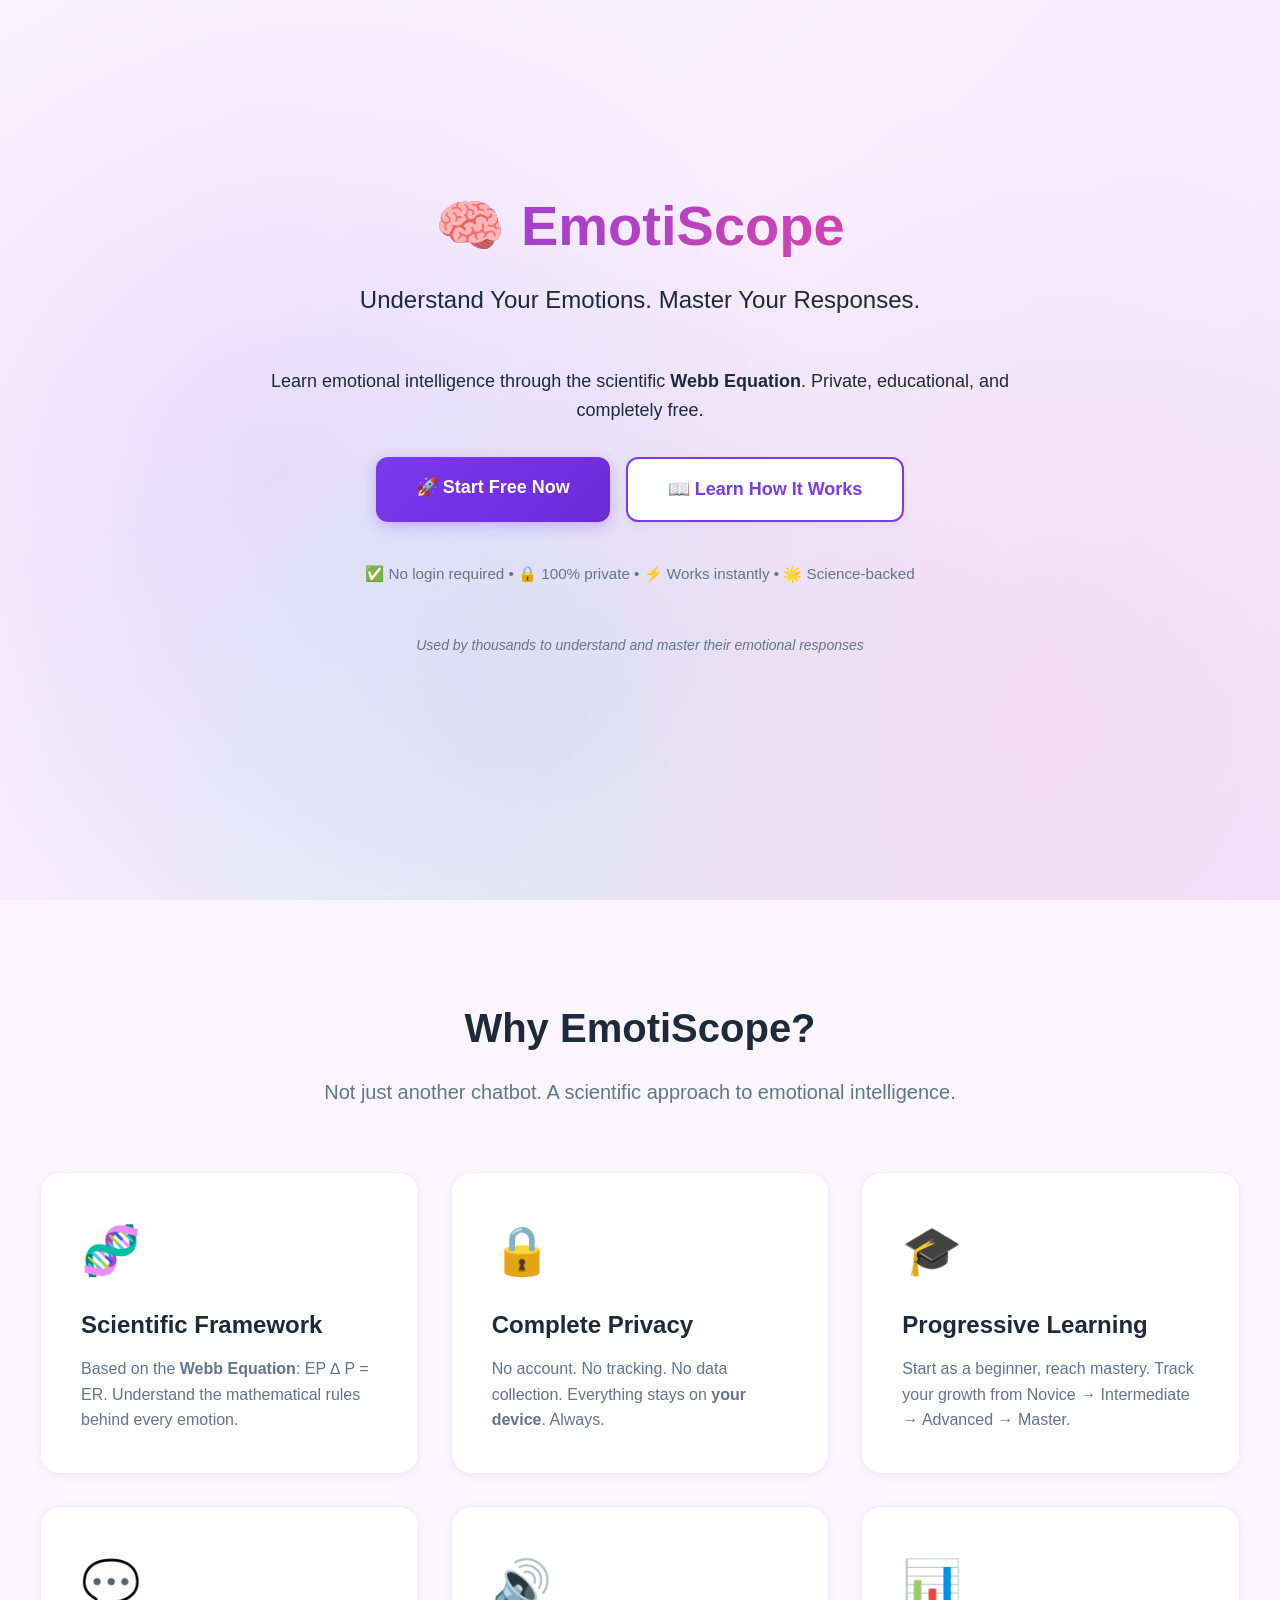
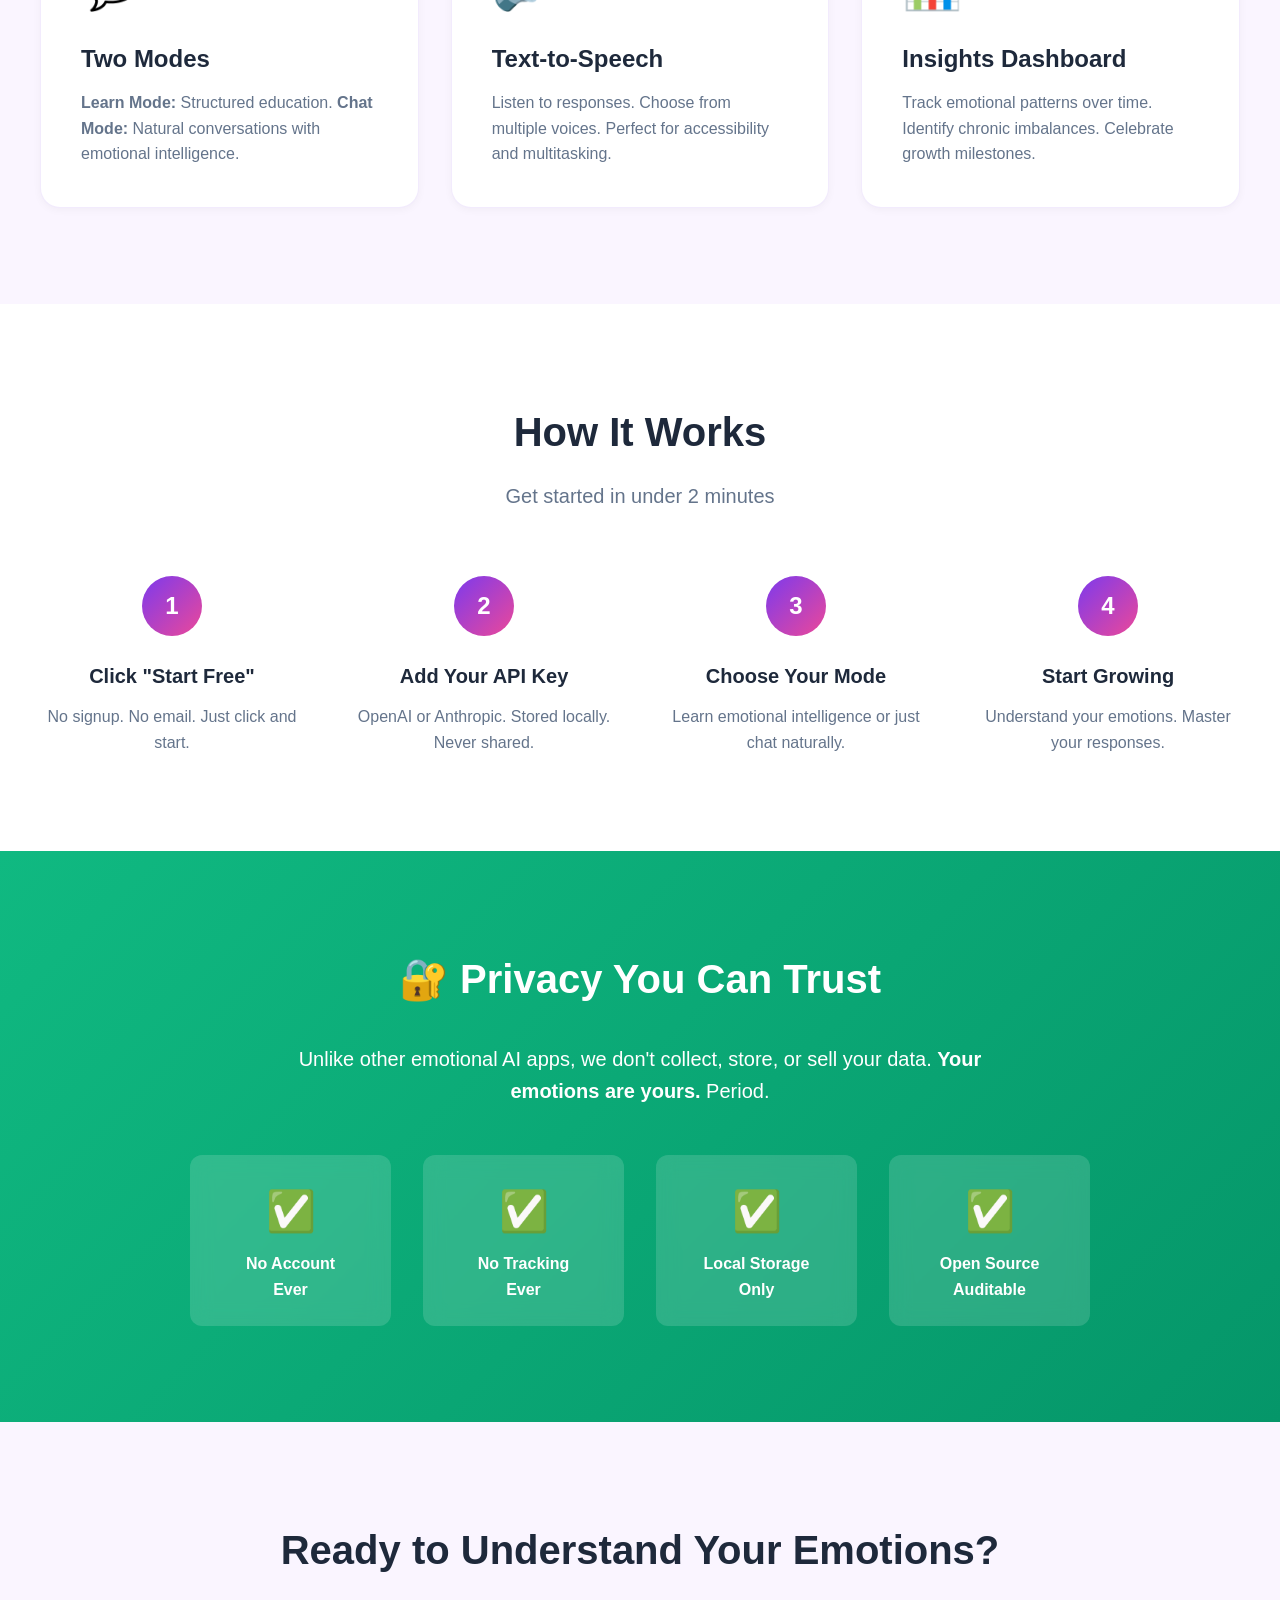
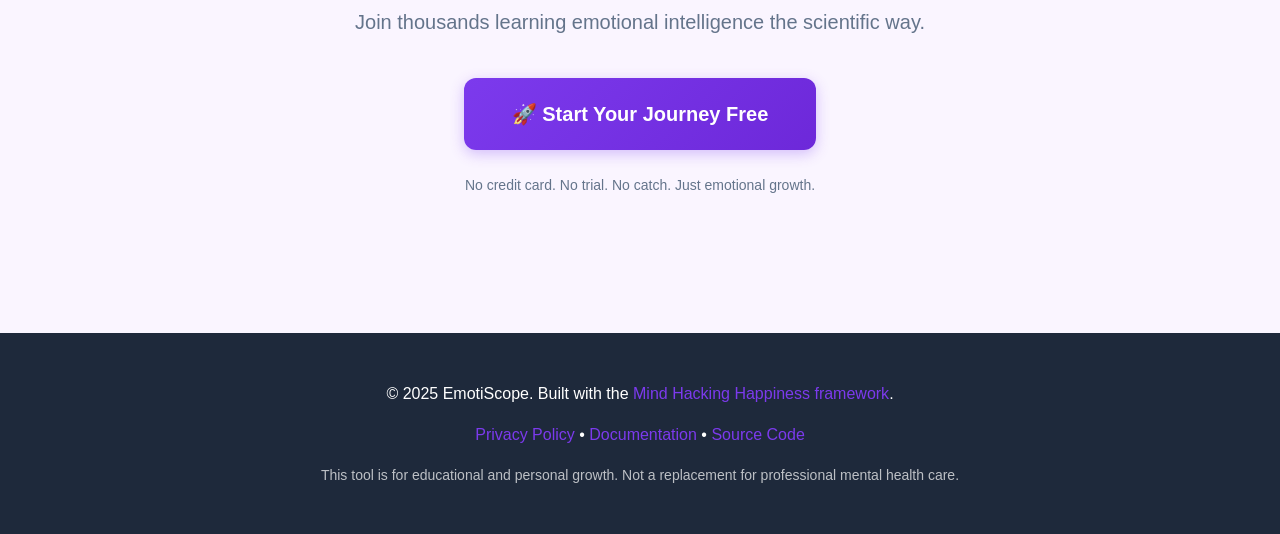
<file: emotiscope/index.html>
<!DOCTYPE html>
<html lang="en">
<head>
    <meta charset="UTF-8">
    <meta name="viewport" content="width=device-width, initial-scale=1.0">
    <meta http-equiv="Content-Security-Policy" content="default-src 'self'; script-src 'self' 'unsafe-inline'; style-src 'self' 'unsafe-inline'; connect-src 'self' https://api.openai.com https://api.anthropic.com; img-src 'self' data: https:; font-src 'self' data:;">
    <title>EmotiScope - Your Private Emotional Intelligence Companion</title>
    <meta name="description" content="Understand your emotions scientifically with the Webb Equation. Private, educational, and free. No login required.">

    <!-- PWA -->
    <link rel="manifest" href="manifest.json">
    <meta name="theme-color" content="#6366f1">
    <link rel="apple-touch-icon" href="assets/icon-192.png">

    <!-- Open Graph -->
    <meta property="og:title" content="EmotiScope - Understand Your Emotions">
    <meta property="og:description" content="Learn emotional intelligence through the Webb Equation. Private, scientific, life-changing.">
    <meta property="og:type" content="website">

    <style>
        * {
            margin: 0;
            padding: 0;
            box-sizing: border-box;
        }

        :root {
            --primary: #7c3aed;
            --primary-dark: #6d28d9;
            --primary-light: #a78bfa;
            --secondary: #ec4899;
            --success: #10b981;
            --teal: #14b8a6;
            --bg: #ffffff;
            --bg-secondary: #faf5ff;
            --bg-gradient: linear-gradient(135deg, #faf5ff 0%, #f3e8ff 100%);
            --text: #1e293b;
            --text-secondary: #64748b;
        }

        body {
            font-family: -apple-system, BlinkMacSystemFont, 'Segoe UI', Roboto, sans-serif;
            line-height: 1.6;
            color: var(--text);
            background: var(--bg);
        }

        /* Hero Section */
        .hero {
            min-height: 100vh;
            background: var(--bg-gradient);
            color: var(--text);
            display: flex;
            align-items: center;
            justify-content: center;
            text-align: center;
            padding: 2rem;
            position: relative;
            overflow: hidden;
        }

        .hero::before {
            content: '';
            position: absolute;
            width: 100%;
            height: 100%;
            background-image:
                radial-gradient(circle at 20% 50%, rgba(124, 58, 237, 0.1) 0%, transparent 50%),
                radial-gradient(circle at 80% 80%, rgba(236, 72, 153, 0.1) 0%, transparent 50%),
                radial-gradient(circle at 40% 80%, rgba(20, 184, 166, 0.1) 0%, transparent 50%);
            animation: float 15s ease-in-out infinite;
        }

        @keyframes float {
            0%, 100% { transform: translate(0, 0) scale(1); }
            33% { transform: translate(30px, -30px) scale(1.1); }
            66% { transform: translate(-20px, 20px) scale(0.9); }
        }

        .hero-content {
            max-width: 800px;
            position: relative;
            z-index: 1;
        }

        .hero h1 {
            font-size: 3.5rem;
            font-weight: 800;
            margin-bottom: 1.5rem;
            line-height: 1.1;
            background: linear-gradient(135deg, var(--primary) 0%, var(--secondary) 100%);
            -webkit-background-clip: text;
            -webkit-text-fill-color: transparent;
            background-clip: text;
        }

        .hero h1 .emoji {
            display: inline-block;
            animation: gentlePulse 3s ease-in-out infinite;
            -webkit-text-fill-color: initial;
        }

        @keyframes gentlePulse {
            0%, 100% { transform: scale(1); }
            50% { transform: scale(1.05); }
        }

        .hero p {
            font-size: 1.5rem;
            margin-bottom: 3rem;
            color: var(--text);
            font-weight: 500;
        }

        .cta-buttons {
            display: flex;
            gap: 1rem;
            justify-content: center;
            flex-wrap: wrap;
        }

        .btn {
            padding: 1rem 2.5rem;
            font-size: 1.125rem;
            font-weight: 600;
            border: none;
            border-radius: 0.75rem;
            cursor: pointer;
            transition: all 0.3s;
            text-decoration: none;
            display: inline-block;
        }

        .btn-primary {
            background: linear-gradient(135deg, var(--primary) 0%, var(--primary-dark) 100%);
            color: white;
            box-shadow: 0 4px 14px rgba(124, 58, 237, 0.3);
        }

        .btn-primary:hover {
            transform: translateY(-3px);
            box-shadow: 0 8px 25px rgba(124, 58, 237, 0.4);
        }

        .btn-secondary {
            background: white;
            color: var(--primary);
            border: 2px solid var(--primary);
            box-shadow: 0 2px 8px rgba(0,0,0,0.05);
        }

        .btn-secondary:hover {
            background: var(--bg-secondary);
            transform: translateY(-2px);
            box-shadow: 0 4px 14px rgba(0,0,0,0.1);
        }

        /* Features Section */
        .features {
            padding: 6rem 2rem;
            background: var(--bg-secondary);
        }

        .container {
            max-width: 1200px;
            margin: 0 auto;
        }

        .section-title {
            text-align: center;
            font-size: 2.5rem;
            font-weight: 700;
            margin-bottom: 1rem;
            color: var(--text);
        }

        .section-subtitle {
            text-align: center;
            font-size: 1.25rem;
            color: var(--text-secondary);
            margin-bottom: 4rem;
        }

        .feature-grid {
            display: grid;
            grid-template-columns: repeat(auto-fit, minmax(300px, 1fr));
            gap: 2rem;
        }

        .feature-card {
            background: white;
            padding: 2.5rem;
            border-radius: 1.25rem;
            box-shadow: 0 2px 8px rgba(0,0,0,0.04);
            transition: all 0.3s ease;
            border: 1px solid rgba(124, 58, 237, 0.1);
        }

        .feature-card:hover {
            transform: translateY(-8px);
            box-shadow: 0 12px 28px rgba(124, 58, 237, 0.15);
            border-color: rgba(124, 58, 237, 0.2);
        }

        .feature-icon {
            font-size: 3rem;
            margin-bottom: 1rem;
        }

        .feature-card h3 {
            font-size: 1.5rem;
            margin-bottom: 0.75rem;
            color: var(--text);
        }

        .feature-card p {
            color: var(--text-secondary);
            line-height: 1.6;
        }

        /* How It Works */
        .how-it-works {
            padding: 6rem 2rem;
            background: white;
        }

        .steps {
            display: grid;
            grid-template-columns: repeat(auto-fit, minmax(250px, 1fr));
            gap: 3rem;
            margin-top: 4rem;
        }

        .step {
            text-align: center;
        }

        .step-number {
            width: 60px;
            height: 60px;
            background: linear-gradient(135deg, var(--primary), var(--secondary));
            color: white;
            border-radius: 50%;
            display: flex;
            align-items: center;
            justify-content: center;
            font-size: 1.5rem;
            font-weight: 700;
            margin: 0 auto 1.5rem;
        }

        .step h3 {
            font-size: 1.25rem;
            margin-bottom: 0.75rem;
        }

        .step p {
            color: var(--text-secondary);
        }

        /* Privacy Section */
        .privacy-section {
            padding: 6rem 2rem;
            background: linear-gradient(135deg, #10b981 0%, #059669 100%);
            color: white;
            text-align: center;
        }

        .privacy-section h2 {
            font-size: 2.5rem;
            margin-bottom: 2rem;
        }

        .privacy-guarantees {
            display: grid;
            grid-template-columns: repeat(auto-fit, minmax(200px, 1fr));
            gap: 2rem;
            max-width: 900px;
            margin: 3rem auto 0;
        }

        .guarantee {
            background: rgba(255,255,255,0.15);
            padding: 1.5rem;
            border-radius: 0.75rem;
            backdrop-filter: blur(10px);
        }

        .guarantee-icon {
            font-size: 2.5rem;
            margin-bottom: 0.5rem;
        }

        .guarantee p {
            font-weight: 600;
        }

        /* CTA Section */
        .final-cta {
            padding: 6rem 2rem;
            background: var(--bg-secondary);
            text-align: center;
        }

        .final-cta h2 {
            font-size: 2.5rem;
            margin-bottom: 1.5rem;
        }

        .final-cta p {
            font-size: 1.25rem;
            color: var(--text-secondary);
            margin-bottom: 2.5rem;
        }

        /* Footer */
        footer {
            padding: 3rem 2rem;
            background: var(--text);
            color: white;
            text-align: center;
        }

        footer a {
            color: var(--primary);
            text-decoration: none;
        }

        footer a:hover {
            text-decoration: underline;
        }

        /* Responsive */
        @media (max-width: 768px) {
            .hero h1 {
                font-size: 2.5rem;
            }

            .hero p {
                font-size: 1.25rem;
            }

            .cta-buttons {
                flex-direction: column;
            }

            .btn {
                width: 100%;
            }
        }
    </style>
</head>
<body>
    <!-- Hero Section -->
    <section class="hero">
        <div class="hero-content">
            <h1><span class="emoji">🧠</span> EmotiScope</h1>
            <p>Understand Your Emotions. Master Your Responses.</p>
            <p style="font-size: 1.125rem; margin-bottom: 2rem;">
                Learn emotional intelligence through the scientific <strong>Webb Equation</strong>.
                Private, educational, and completely free.
            </p>
            <div class="cta-buttons">
                <a href="app.html" class="btn btn-primary">🚀 Start Free Now</a>
                <a href="#how-it-works" class="btn btn-secondary">📖 Learn How It Works</a>
            </div>
            <p style="font-size: 0.95rem; margin-top: 2.5rem; color: var(--text-secondary); font-weight: 500;">
                ✅ No login required  •  🔒 100% private  •  ⚡ Works instantly  •  🌟 Science-backed
            </p>
            <p style="font-size: 0.875rem; margin-top: 1rem; color: var(--text-secondary); font-style: italic;">
                Used by thousands to understand and master their emotional responses
            </p>
        </div>
    </section>

    <!-- Features Section -->
    <section class="features">
        <div class="container">
            <h2 class="section-title">Why EmotiScope?</h2>
            <p class="section-subtitle">Not just another chatbot. A scientific approach to emotional intelligence.</p>

            <div class="feature-grid">
                <div class="feature-card">
                    <div class="feature-icon">🧬</div>
                    <h3>Scientific Framework</h3>
                    <p>Based on the <strong>Webb Equation</strong>: EP ∆ P = ER. Understand the mathematical rules behind every emotion.</p>
                </div>

                <div class="feature-card">
                    <div class="feature-icon">🔒</div>
                    <h3>Complete Privacy</h3>
                    <p>No account. No tracking. No data collection. Everything stays on <strong>your device</strong>. Always.</p>
                </div>

                <div class="feature-card">
                    <div class="feature-icon">🎓</div>
                    <h3>Progressive Learning</h3>
                    <p>Start as a beginner, reach mastery. Track your growth from Novice → Intermediate → Advanced → Master.</p>
                </div>

                <div class="feature-card">
                    <div class="feature-icon">💬</div>
                    <h3>Two Modes</h3>
                    <p><strong>Learn Mode:</strong> Structured education. <strong>Chat Mode:</strong> Natural conversations with emotional intelligence.</p>
                </div>

                <div class="feature-card">
                    <div class="feature-icon">🔊</div>
                    <h3>Text-to-Speech</h3>
                    <p>Listen to responses. Choose from multiple voices. Perfect for accessibility and multitasking.</p>
                </div>

                <div class="feature-card">
                    <div class="feature-icon">📊</div>
                    <h3>Insights Dashboard</h3>
                    <p>Track emotional patterns over time. Identify chronic imbalances. Celebrate growth milestones.</p>
                </div>
            </div>
        </div>
    </section>

    <!-- How It Works -->
    <section class="how-it-works" id="how-it-works">
        <div class="container">
            <h2 class="section-title">How It Works</h2>
            <p class="section-subtitle">Get started in under 2 minutes</p>

            <div class="steps">
                <div class="step">
                    <div class="step-number">1</div>
                    <h3>Click "Start Free"</h3>
                    <p>No signup. No email. Just click and start.</p>
                </div>

                <div class="step">
                    <div class="step-number">2</div>
                    <h3>Add Your API Key</h3>
                    <p>OpenAI or Anthropic. Stored locally. Never shared.</p>
                </div>

                <div class="step">
                    <div class="step-number">3</div>
                    <h3>Choose Your Mode</h3>
                    <p>Learn emotional intelligence or just chat naturally.</p>
                </div>

                <div class="step">
                    <div class="step-number">4</div>
                    <h3>Start Growing</h3>
                    <p>Understand your emotions. Master your responses.</p>
                </div>
            </div>
        </div>
    </section>

    <!-- Privacy Section -->
    <section class="privacy-section">
        <div class="container">
            <h2>🔐 Privacy You Can Trust</h2>
            <p style="font-size: 1.25rem; max-width: 700px; margin: 0 auto;">
                Unlike other emotional AI apps, we don't collect, store, or sell your data.
                <strong>Your emotions are yours.</strong> Period.
            </p>

            <div class="privacy-guarantees">
                <div class="guarantee">
                    <div class="guarantee-icon">✅</div>
                    <p>No Account<br>Ever</p>
                </div>
                <div class="guarantee">
                    <div class="guarantee-icon">✅</div>
                    <p>No Tracking<br>Ever</p>
                </div>
                <div class="guarantee">
                    <div class="guarantee-icon">✅</div>
                    <p>Local Storage<br>Only</p>
                </div>
                <div class="guarantee">
                    <div class="guarantee-icon">✅</div>
                    <p>Open Source<br>Auditable</p>
                </div>
            </div>
        </div>
    </section>

    <!-- Final CTA -->
    <section class="final-cta">
        <div class="container">
            <h2>Ready to Understand Your Emotions?</h2>
            <p>Join thousands learning emotional intelligence the scientific way.</p>
            <a href="app.html" class="btn btn-primary" style="font-size: 1.25rem; padding: 1.25rem 3rem;">
                🚀 Start Your Journey Free
            </a>
            <p style="margin-top: 1.5rem; color: var(--text-secondary); font-size: 0.875rem;">
                No credit card. No trial. No catch. Just emotional growth.
            </p>
        </div>
    </section>

    <!-- Footer -->
    <footer>
        <div class="container">
            <p>&copy; 2025 EmotiScope. Built with the <a href="https://github.com/MindHackingHappiness/MHH-EI-for-AI-Language-Enabled-Emotional-Intelligence-and-Theory-of-Mind-Algorithms" target="_blank">Mind Hacking Happiness framework</a>.</p>
            <p style="margin-top: 1rem;">
                <a href="docs/PRIVACY.md">Privacy Policy</a> •
                <a href="docs/README.md">Documentation</a> •
                <a href="https://github.com/jdlambert0/emo" target="_blank">Source Code</a>
            </p>
            <p style="margin-top: 1rem; font-size: 0.875rem; opacity: 0.7;">
                This tool is for educational and personal growth. Not a replacement for professional mental health care.
            </p>
        </div>
    </footer>

    <script>
        // Install PWA prompt
        let deferredPrompt;
        window.addEventListener('beforeinstallprompt', (e) => {
            e.preventDefault();
            deferredPrompt = e;
        });

        // Smooth scroll
        document.querySelectorAll('a[href^="#"]').forEach(anchor => {
            anchor.addEventListener('click', function (e) {
                e.preventDefault();
                const target = document.querySelector(this.getAttribute('href'));
                if (target) {
                    target.scrollIntoView({ behavior: 'smooth' });
                }
            });
        });
    </script>
</body>
</html>
</file>
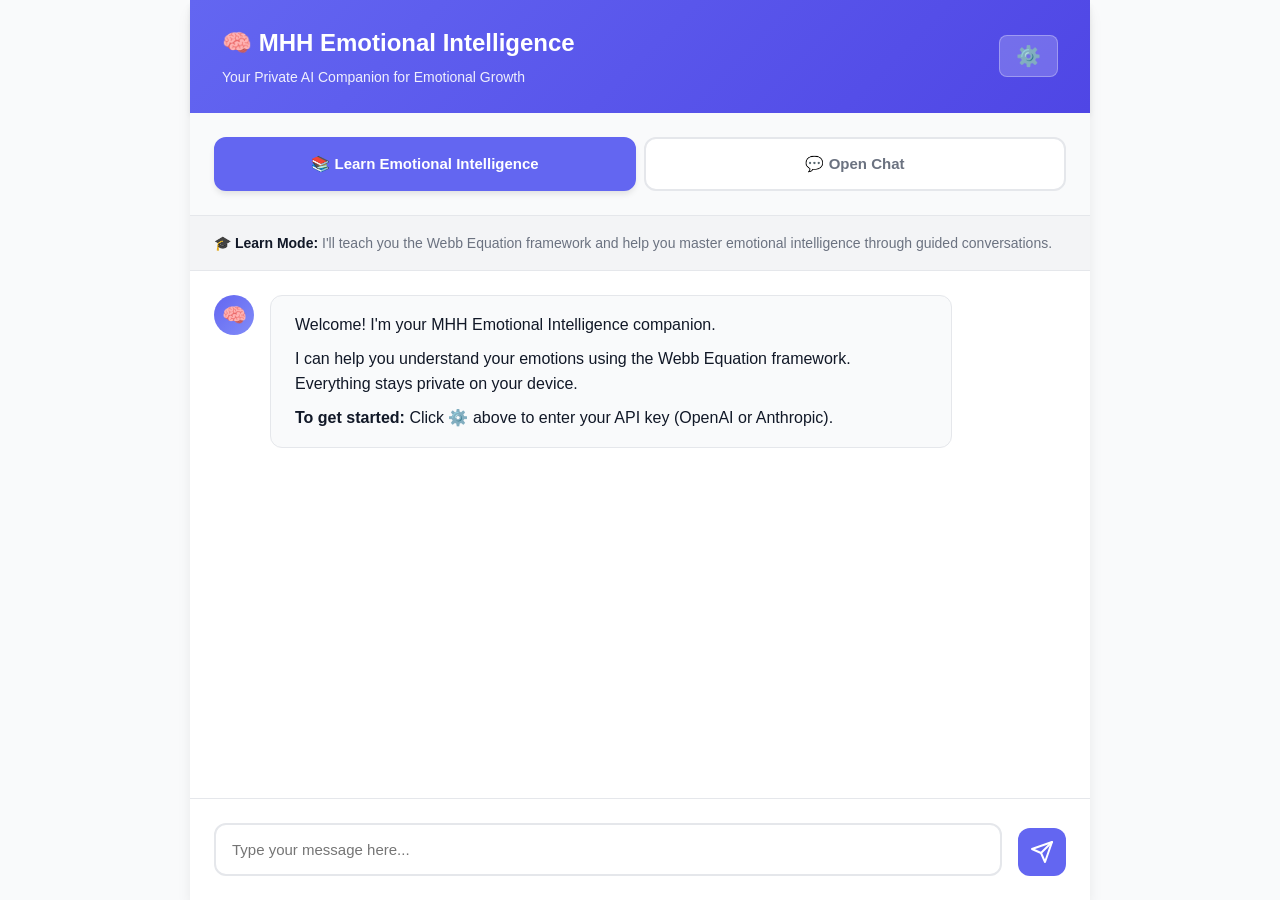
<file: web-app/index.html>
<!DOCTYPE html>
<html lang="en">
<head>
    <meta charset="UTF-8">
    <meta name="viewport" content="width=device-width, initial-scale=1.0">
    <title>MHH Emotional Intelligence - Private AI Chat</title>
    <link rel="stylesheet" href="styles.css">
</head>
<body>
    <!-- Settings Modal -->
    <div id="settingsModal" class="modal">
        <div class="modal-content">
            <div class="modal-header">
                <h2>⚙️ Settings</h2>
                <button class="close-btn" onclick="closeSettings()">&times;</button>
            </div>
            <div class="modal-body">
                <div class="setting-group">
                    <label for="aiProvider">AI Provider</label>
                    <select id="aiProvider" onchange="updateAPIKeyLabel()">
                        <option value="openai">OpenAI (GPT-4)</option>
                        <option value="anthropic">Anthropic (Claude)</option>
                        <option value="local">Local AI (Browser-based - Coming Soon)</option>
                    </select>
                </div>

                <div class="setting-group">
                    <label for="apiKey" id="apiKeyLabel">API Key</label>
                    <input type="password" id="apiKey" placeholder="sk-...">
                    <small class="help-text">🔒 Stored locally on your device only. Never sent to our servers.</small>
                </div>

                <div class="setting-group">
                    <label>
                        <input type="checkbox" id="ttsEnabled" checked>
                        Enable Text-to-Speech
                    </label>
                </div>

                <div class="setting-group">
                    <label>
                        <input type="checkbox" id="showEmotionalAnalysis" checked>
                        Show Emotional Analysis
                    </label>
                </div>

                <div class="setting-group">
                    <label for="voiceSelect">Voice</label>
                    <select id="voiceSelect"></select>
                </div>

                <div class="privacy-notice">
                    <h3>🔐 Privacy Guarantee</h3>
                    <p>✓ All data stored locally on your device</p>
                    <p>✓ No account or login required</p>
                    <p>✓ No tracking or analytics</p>
                    <p>✓ API key never leaves your device</p>
                    <p>✓ Conversations stay private</p>
                </div>

                <button class="danger-btn" onclick="clearAllData()">🗑️ Clear All Local Data</button>
            </div>
        </div>
    </div>

    <!-- Main App Container -->
    <div class="app-container">
        <!-- Header -->
        <header class="app-header">
            <div class="header-content">
                <h1>🧠 MHH Emotional Intelligence</h1>
                <p class="tagline">Your Private AI Companion for Emotional Growth</p>
            </div>
            <button class="settings-btn" onclick="openSettings()">⚙️</button>
        </header>

        <!-- Mode Selector -->
        <div class="mode-selector">
            <button class="mode-btn active" data-mode="learn" onclick="switchMode('learn')">
                📚 Learn Emotional Intelligence
            </button>
            <button class="mode-btn" data-mode="chat" onclick="switchMode('chat')">
                💬 Open Chat
            </button>
        </div>

        <!-- Mode Descriptions -->
        <div class="mode-description">
            <div id="learnDesc" class="desc-content active">
                <p>🎓 <strong>Learn Mode:</strong> I'll teach you the Webb Equation framework and help you master emotional intelligence through guided conversations.</p>
            </div>
            <div id="chatDesc" class="desc-content">
                <p>💭 <strong>Open Chat:</strong> Talk freely about anything. I'll provide emotionally intelligent responses based on the MHH framework.</p>
            </div>
        </div>

        <!-- Skill Progress (Learn Mode Only) -->
        <div id="skillProgress" class="skill-progress">
            <div class="skill-header">
                <h3>Your Progress</h3>
                <span id="overallLevel" class="level-badge">Novice</span>
            </div>
            <div class="skill-bars">
                <div class="skill-item">
                    <span>Emotional Vocabulary</span>
                    <div class="progress-bar">
                        <div class="progress-fill" id="vocabProgress" style="width: 0%"></div>
                    </div>
                </div>
                <div class="skill-item">
                    <span>Self-Analysis</span>
                    <div class="progress-bar">
                        <div class="progress-fill" id="analysisProgress" style="width: 0%"></div>
                    </div>
                </div>
                <div class="skill-item">
                    <span>Webb Equation Understanding</span>
                    <div class="progress-bar">
                        <div class="progress-fill" id="webbProgress" style="width: 0%"></div>
                    </div>
                </div>
            </div>
        </div>

        <!-- Chat Container -->
        <div class="chat-container" id="chatContainer">
            <div class="chat-messages" id="chatMessages">
                <!-- Welcome Message -->
                <div class="message bot-message">
                    <div class="message-avatar">🧠</div>
                    <div class="message-content">
                        <p>Welcome! I'm your MHH Emotional Intelligence companion.</p>
                        <p>I can help you understand your emotions using the Webb Equation framework. Everything stays private on your device.</p>
                        <p><strong>To get started:</strong> Click ⚙️ above to enter your API key (OpenAI or Anthropic).</p>
                    </div>
                </div>
            </div>

            <!-- Input Area -->
            <div class="chat-input-container">
                <textarea
                    id="messageInput"
                    placeholder="Type your message here..."
                    rows="1"
                    onkeydown="handleKeyPress(event)"
                ></textarea>
                <button class="send-btn" onclick="sendMessage()" id="sendBtn">
                    <svg width="24" height="24" viewBox="0 0 24 24" fill="none">
                        <path d="M22 2L11 13" stroke="currentColor" stroke-width="2" stroke-linecap="round"/>
                        <path d="M22 2L15 22L11 13L2 9L22 2Z" stroke="currentColor" stroke-width="2" stroke-linecap="round" stroke-linejoin="round"/>
                    </svg>
                </button>
            </div>
        </div>
    </div>

    <!-- Scripts -->
    <script src="mhh-engine.js"></script>
    <script src="app.js"></script>
</body>
</html>
</file>
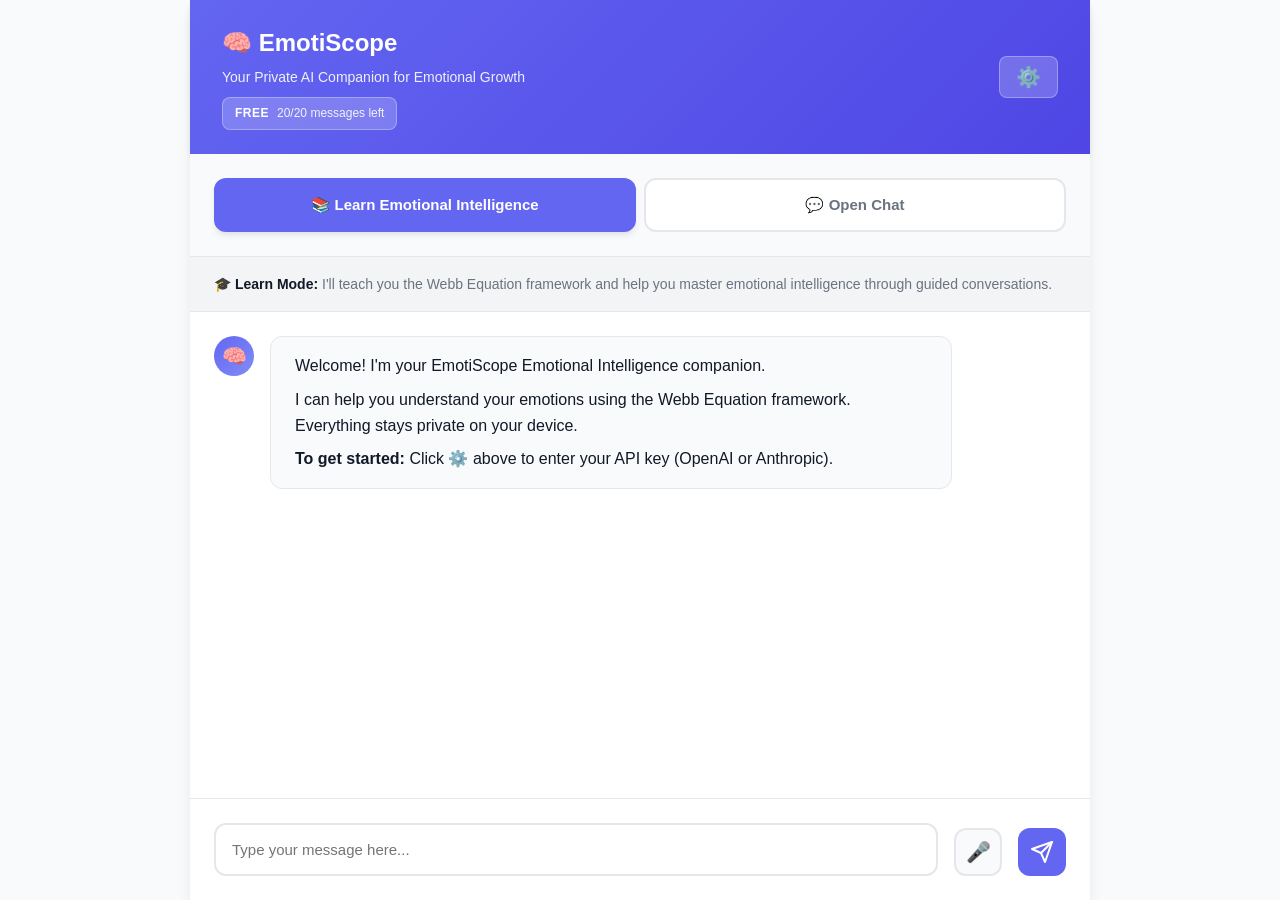
<file: emotiscope/app.html>
<!DOCTYPE html>
<html lang="en">
<head>
    <meta charset="UTF-8">
    <meta name="viewport" content="width=device-width, initial-scale=1.0">
    <meta http-equiv="Content-Security-Policy" content="default-src 'self'; script-src 'self' 'unsafe-inline'; style-src 'self' 'unsafe-inline'; connect-src 'self' https://api.openai.com https://api.anthropic.com; img-src 'self' data: https:; font-src 'self' data:;">
    <title>EmotiScope - Your Private Emotional Intelligence Companion</title>
    <link rel="stylesheet" href="css/app.css">
    <link rel="manifest" href="manifest.json">
    <meta name="theme-color" content="#6366f1">
</head>
<body>
    <!-- Settings Modal -->
    <div id="settingsModal" class="modal" role="dialog" aria-labelledby="settingsTitle" aria-modal="true">
        <div class="modal-content">
            <div class="modal-header">
                <h2 id="settingsTitle">⚙️ Settings</h2>
                <button class="close-btn" onclick="closeSettings()" aria-label="Close settings">&times;</button>
            </div>
            <div class="modal-body">
                <div class="setting-group">
                    <label for="aiProvider">AI Provider</label>
                    <select id="aiProvider" onchange="updateAPIKeyLabel()">
                        <option value="openai">OpenAI (GPT-4)</option>
                        <option value="anthropic">Anthropic (Claude)</option>
                        <option value="local">Local AI (Browser-based - Coming Soon)</option>
                    </select>
                </div>

                <div class="setting-group">
                    <label for="apiKey" id="apiKeyLabel">API Key</label>
                    <input type="password" id="apiKey" placeholder="sk-...">
                    <small class="help-text">🔒 Stored locally on your device only. Never sent to our servers.</small>
                </div>

                <div class="setting-group">
                    <label>
                        <input type="checkbox" id="ttsEnabled" checked>
                        Enable Text-to-Speech
                    </label>
                </div>

                <div class="setting-group">
                    <label>
                        <input type="checkbox" id="showEmotionalAnalysis" checked>
                        Show Emotional Analysis
                    </label>
                </div>

                <div class="setting-group">
                    <label>
                        <input type="checkbox" id="voiceInputEnabled" checked>
                        Enable Voice Input (🎤 Microphone)
                    </label>
                </div>

                <div class="setting-group">
                    <label for="voiceSelect">Voice for Text-to-Speech</label>
                    <select id="voiceSelect"></select>
                </div>

                <div class="privacy-notice">
                    <h3>🔐 Privacy Guarantee</h3>
                    <p>✓ All data stored locally on your device</p>
                    <p>✓ No account or login required</p>
                    <p>✓ No tracking or analytics</p>
                    <p>✓ API key never leaves your device</p>
                    <p>✓ Conversations stay private</p>
                </div>

                <button class="danger-btn" onclick="clearAllData()">🗑️ Clear All Local Data</button>
            </div>
        </div>
    </div>

    <!-- Main App Container -->
    <div class="app-container">
        <!-- Header -->
        <header class="app-header">
            <div class="header-content">
                <h1>🧠 EmotiScope</h1>
                <p class="tagline">Your Private AI Companion for Emotional Growth</p>
            </div>
            <button class="settings-btn" onclick="openSettings()" aria-label="Open settings">⚙️</button>
        </header>

        <!-- Mode Selector -->
        <div class="mode-selector" role="tablist" aria-label="Chat modes">
            <button class="mode-btn active" data-mode="learn" onclick="switchMode('learn')"
                    role="tab" aria-selected="true" aria-controls="learnDesc">
                📚 Learn Emotional Intelligence
            </button>
            <button class="mode-btn" data-mode="chat" onclick="switchMode('chat')"
                    role="tab" aria-selected="false" aria-controls="chatDesc">
                💬 Open Chat
            </button>
        </div>

        <!-- Mode Descriptions -->
        <div class="mode-description">
            <div id="learnDesc" class="desc-content active">
                <p>🎓 <strong>Learn Mode:</strong> I'll teach you the Webb Equation framework and help you master emotional intelligence through guided conversations.</p>
            </div>
            <div id="chatDesc" class="desc-content">
                <p>💭 <strong>Open Chat:</strong> Talk freely about anything. I'll provide emotionally intelligent responses based on the MHH framework.</p>
            </div>
        </div>

        <!-- Skill Progress (Learn Mode Only) -->
        <div id="skillProgress" class="skill-progress">
            <div class="skill-header">
                <h3>Your Progress</h3>
                <span id="overallLevel" class="level-badge">Novice</span>
            </div>
            <div class="skill-bars">
                <div class="skill-item">
                    <span>Emotional Vocabulary</span>
                    <div class="progress-bar">
                        <div class="progress-fill" id="vocabProgress" style="width: 0%"></div>
                    </div>
                </div>
                <div class="skill-item">
                    <span>Self-Analysis</span>
                    <div class="progress-bar">
                        <div class="progress-fill" id="analysisProgress" style="width: 0%"></div>
                    </div>
                </div>
                <div class="skill-item">
                    <span>Webb Equation Understanding</span>
                    <div class="progress-bar">
                        <div class="progress-fill" id="webbProgress" style="width: 0%"></div>
                    </div>
                </div>
            </div>
        </div>

        <!-- Chat Container -->
        <div class="chat-container" id="chatContainer">
            <div class="chat-messages" id="chatMessages" role="log" aria-live="polite" aria-atomic="false">
                <!-- Welcome Message -->
                <div class="message bot-message">
                    <div class="message-avatar" aria-hidden="true">🧠</div>
                    <div class="message-content">
                        <p>Welcome! I'm your EmotiScope Emotional Intelligence companion.</p>
                        <p>I can help you understand your emotions using the Webb Equation framework. Everything stays private on your device.</p>
                        <p><strong>To get started:</strong> Click ⚙️ above to enter your API key (OpenAI or Anthropic).</p>
                    </div>
                </div>
            </div>

            <!-- Input Area -->
            <div class="chat-input-container">
                <label for="messageInput" class="visually-hidden">Type your message</label>
                <textarea
                    id="messageInput"
                    placeholder="Type your message here..."
                    rows="1"
                    onkeydown="handleKeyPress(event)"
                    aria-label="Message input"
                ></textarea>
                <button class="mic-btn" onclick="toggleVoiceInput()" id="micBtn"
                        title="Click to speak" aria-label="Voice input">
                    🎤
                </button>
                <button class="send-btn" onclick="sendMessage()" id="sendBtn"
                        aria-label="Send message">
                    <svg width="24" height="24" viewBox="0 0 24 24" fill="none" aria-hidden="true">
                        <path d="M22 2L11 13" stroke="currentColor" stroke-width="2" stroke-linecap="round"/>
                        <path d="M22 2L15 22L11 13L2 9L22 2Z" stroke="currentColor" stroke-width="2" stroke-linecap="round" stroke-linejoin="round"/>
                    </svg>
                </button>
            </div>
        </div>
    </div>

    <!-- Scripts -->
    <script src="js/mhh-engine-enhanced.js"></script>
    <script src="js/app.js"></script>

    <!-- Service Worker Registration -->
    <script>
        if ('serviceWorker' in navigator) {
            window.addEventListener('load', () => {
                navigator.serviceWorker.register('service-worker.js')
                    .then(reg => console.log('Service Worker registered'))
                    .catch(err => console.log('Service Worker registration failed'));
            });
        }
    </script>
</body>
</html>
</file>
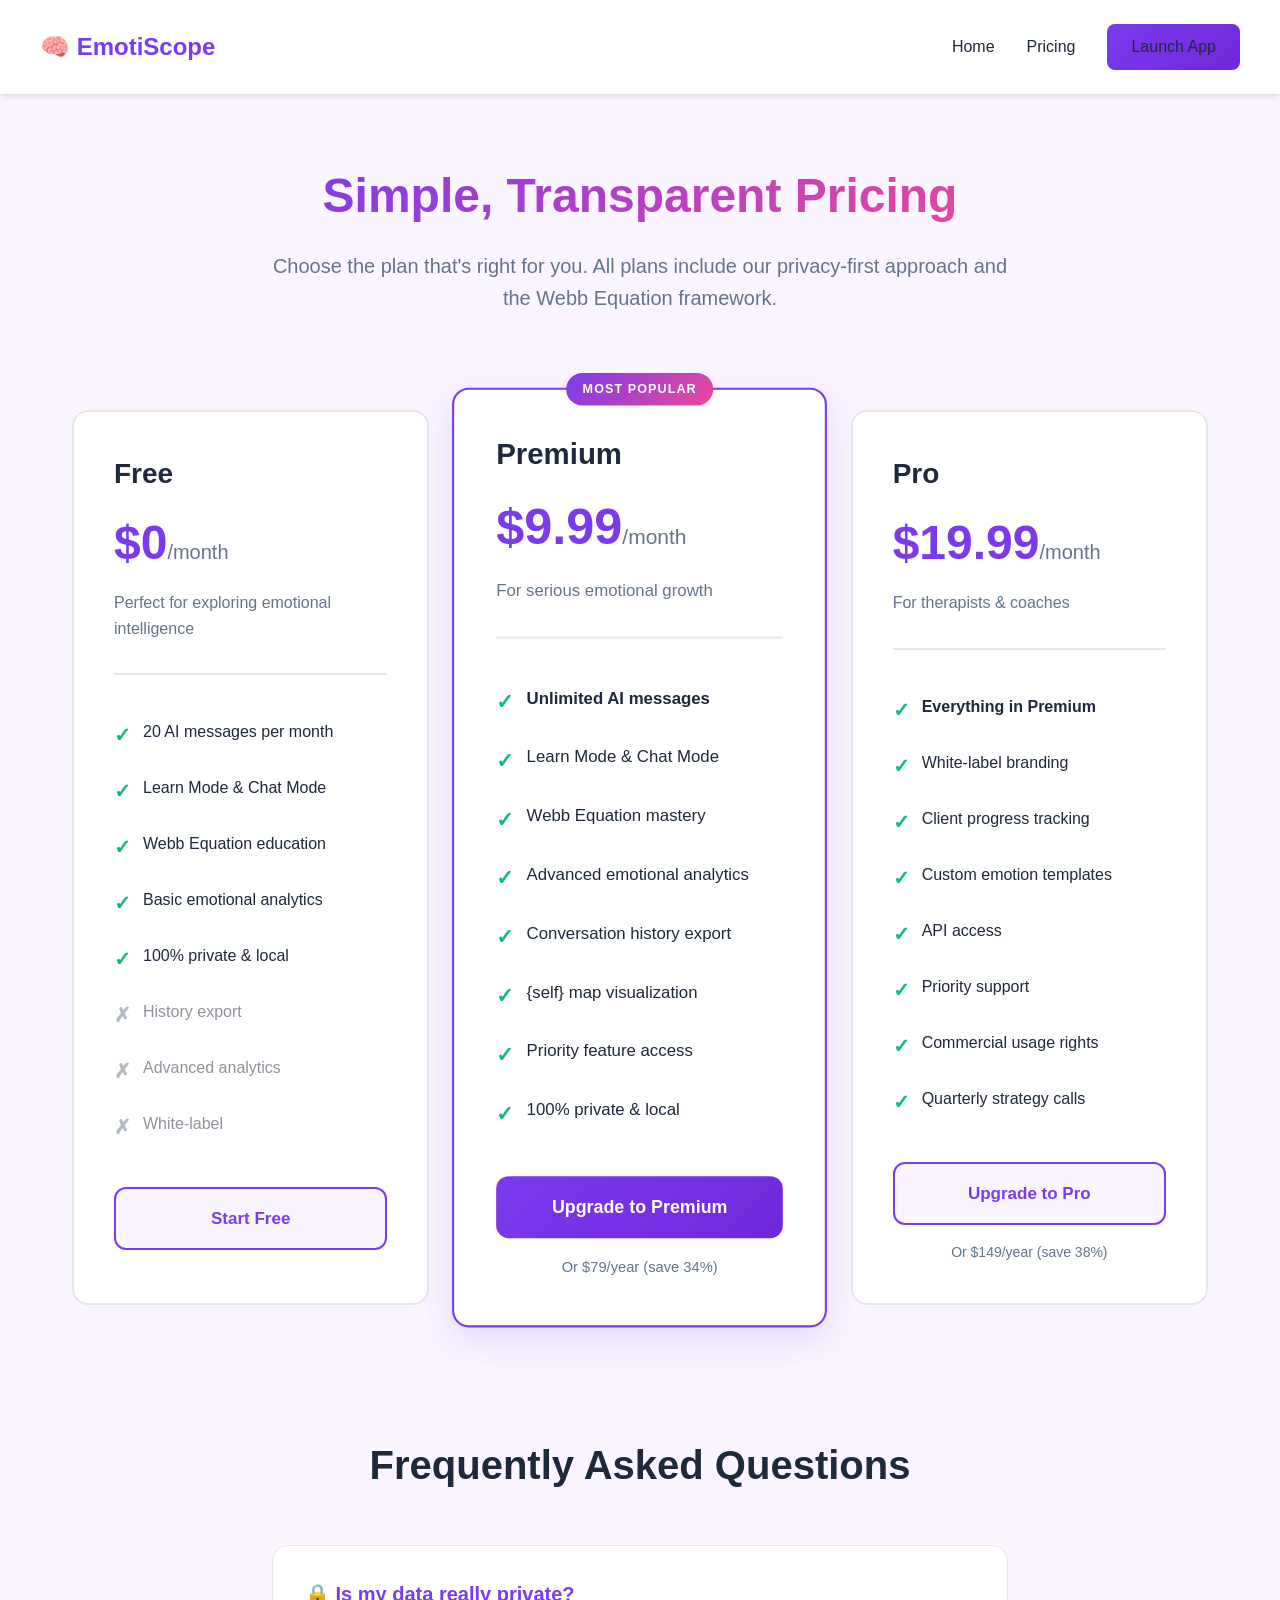
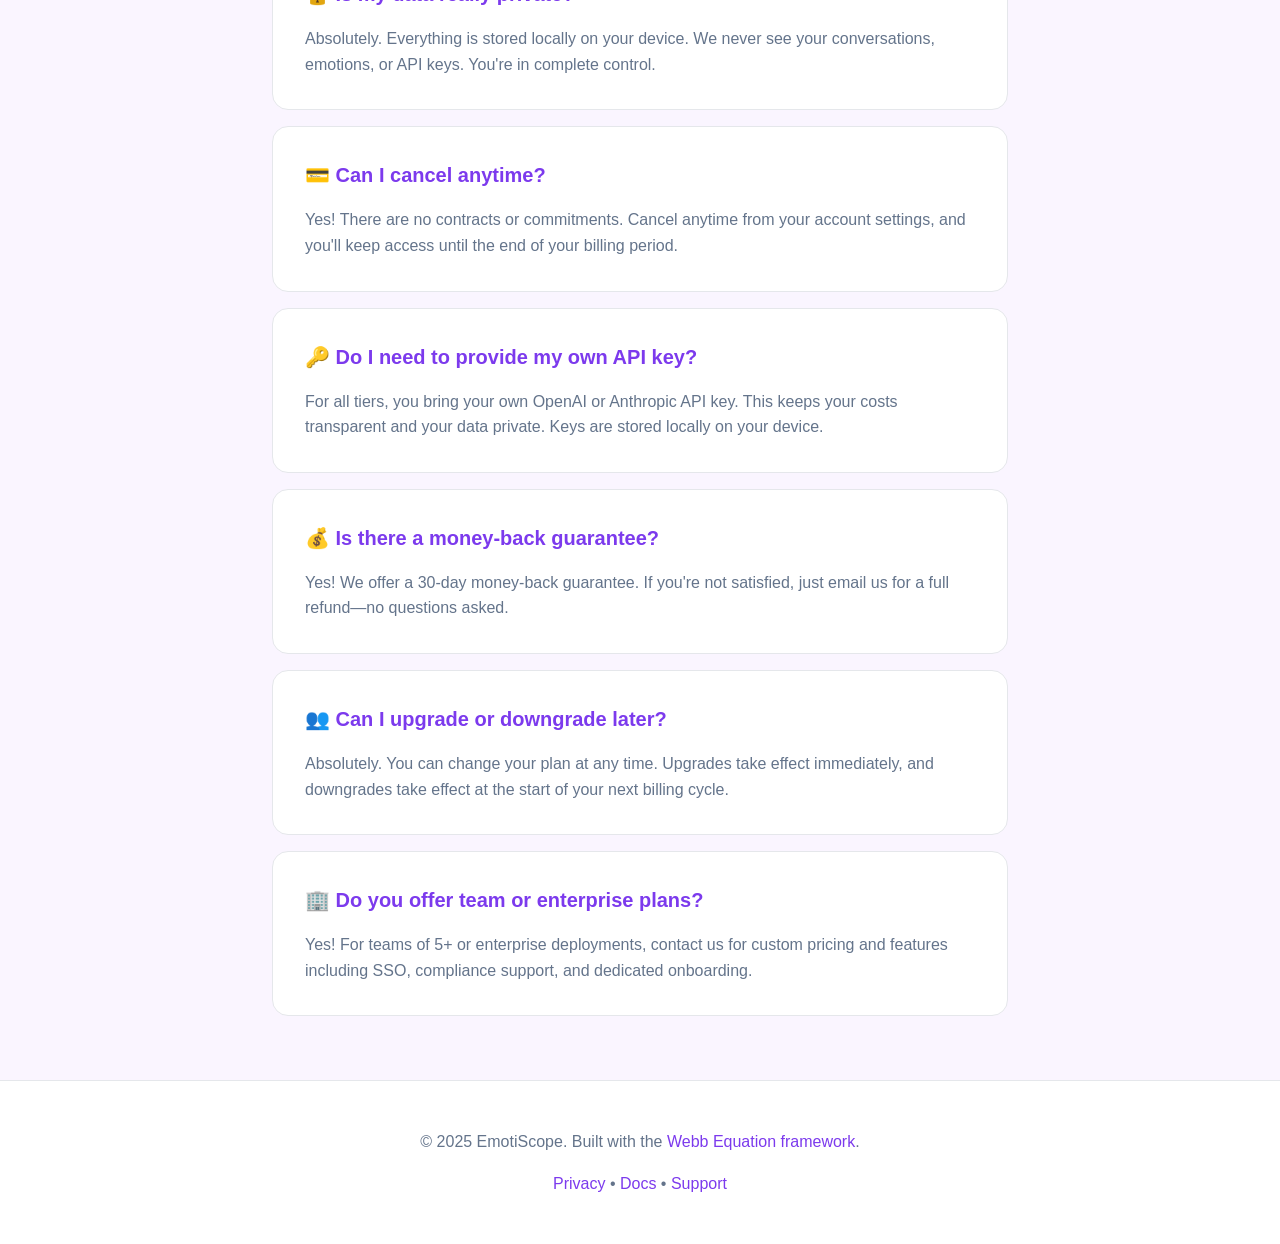
<file: emotiscope/pricing.html>
<!DOCTYPE html>
<html lang="en">
<head>
    <meta charset="UTF-8">
    <meta name="viewport" content="width=device-width, initial-scale=1.0">
    <meta http-equiv="Content-Security-Policy" content="default-src 'self'; script-src 'self' 'unsafe-inline' https://js.stripe.com https://gumroad.com; style-src 'self' 'unsafe-inline'; connect-src 'self' https://api.stripe.com https://gumroad.com; frame-src https://js.stripe.com https://gumroad.com; img-src 'self' data: https:;">
    <title>Pricing - EmotiScope</title>
    <link rel="icon" href="assets/icon-192.png">
    <style>
        * {
            margin: 0;
            padding: 0;
            box-sizing: border-box;
        }

        :root {
            --primary: #7c3aed;
            --primary-dark: #6d28d9;
            --secondary: #ec4899;
            --success: #10b981;
            --bg: #ffffff;
            --bg-secondary: #faf5ff;
            --text: #1e293b;
            --text-secondary: #64748b;
            --border: #e5e7eb;
            --shadow: 0 4px 6px -1px rgb(0 0 0 / 0.1);
        }

        body {
            font-family: -apple-system, BlinkMacSystemFont, 'Segoe UI', Roboto, sans-serif;
            background: var(--bg-secondary);
            color: var(--text);
            line-height: 1.6;
        }

        /* Header */
        .header {
            background: white;
            padding: 1.5rem 2rem;
            box-shadow: var(--shadow);
        }

        .header-content {
            max-width: 1200px;
            margin: 0 auto;
            display: flex;
            justify-content: space-between;
            align-items: center;
        }

        .logo {
            font-size: 1.5rem;
            font-weight: 700;
            color: var(--primary);
            text-decoration: none;
        }

        .nav-links {
            display: flex;
            gap: 2rem;
            align-items: center;
        }

        .nav-links a {
            color: var(--text);
            text-decoration: none;
            font-weight: 500;
        }

        .nav-links a:hover {
            color: var(--primary);
        }

        .btn-app {
            background: linear-gradient(135deg, var(--primary), var(--primary-dark));
            color: white;
            padding: 0.625rem 1.5rem;
            border-radius: 0.5rem;
            text-decoration: none;
            font-weight: 600;
        }

        /* Hero */
        .hero {
            text-align: center;
            padding: 4rem 2rem;
            max-width: 800px;
            margin: 0 auto;
        }

        .hero h1 {
            font-size: 3rem;
            font-weight: 800;
            margin-bottom: 1rem;
            background: linear-gradient(135deg, var(--primary), var(--secondary));
            -webkit-background-clip: text;
            -webkit-text-fill-color: transparent;
        }

        .hero p {
            font-size: 1.25rem;
            color: var(--text-secondary);
            margin-bottom: 2rem;
        }

        /* Pricing Cards */
        .pricing-container {
            max-width: 1200px;
            margin: 0 auto;
            padding: 0 2rem 4rem;
        }

        .pricing-grid {
            display: grid;
            grid-template-columns: repeat(auto-fit, minmax(320px, 1fr));
            gap: 2rem;
        }

        .pricing-card {
            background: white;
            border: 2px solid var(--border);
            border-radius: 1rem;
            padding: 2.5rem;
            transition: all 0.3s;
            position: relative;
        }

        .pricing-card.featured {
            border-color: var(--primary);
            box-shadow: 0 12px 32px rgba(124, 58, 237, 0.15);
            transform: scale(1.05);
        }

        .pricing-card:hover {
            transform: translateY(-8px);
            box-shadow: 0 12px 32px rgba(0, 0, 0, 0.1);
        }

        .pricing-card.featured:hover {
            transform: scale(1.05) translateY(-8px);
        }

        .featured-badge {
            position: absolute;
            top: -16px;
            left: 50%;
            transform: translateX(-50%);
            background: linear-gradient(135deg, var(--primary), var(--secondary));
            color: white;
            padding: 0.375rem 1rem;
            border-radius: 2rem;
            font-size: 0.75rem;
            font-weight: 700;
            letter-spacing: 1px;
        }

        .tier-name {
            font-size: 1.75rem;
            font-weight: 700;
            margin-bottom: 0.5rem;
        }

        .tier-price {
            font-size: 3rem;
            font-weight: 800;
            color: var(--primary);
            margin-bottom: 0.5rem;
        }

        .tier-price small {
            font-size: 1.25rem;
            font-weight: 400;
            color: var(--text-secondary);
        }

        .tier-description {
            color: var(--text-secondary);
            margin-bottom: 2rem;
            padding-bottom: 2rem;
            border-bottom: 2px solid var(--border);
        }

        .tier-features {
            list-style: none;
            margin-bottom: 2rem;
        }

        .tier-features li {
            padding: 0.75rem 0;
            display: flex;
            align-items: start;
            gap: 0.75rem;
        }

        .tier-features li::before {
            content: '✓';
            color: var(--success);
            font-weight: 700;
            font-size: 1.25rem;
        }

        .tier-features li.disabled {
            opacity: 0.5;
        }

        .tier-features li.disabled::before {
            content: '✗';
            color: var(--text-secondary);
        }

        .cta-button {
            display: block;
            width: 100%;
            padding: 1rem 2rem;
            background: linear-gradient(135deg, var(--primary), var(--primary-dark));
            color: white;
            text-align: center;
            border-radius: 0.75rem;
            font-weight: 600;
            font-size: 1.0625rem;
            text-decoration: none;
            transition: all 0.3s;
            border: none;
            cursor: pointer;
        }

        .cta-button:hover {
            transform: translateY(-2px);
            box-shadow: 0 8px 20px rgba(124, 58, 237, 0.3);
        }

        .cta-button.secondary {
            background: var(--bg-secondary);
            color: var(--primary);
            border: 2px solid var(--primary);
        }

        .cta-button.secondary:hover {
            background: var(--primary);
            color: white;
        }

        .cta-button.current {
            background: var(--bg-secondary);
            color: var(--text-secondary);
            cursor: default;
        }

        .cta-button.current:hover {
            transform: none;
            box-shadow: none;
        }

        /* FAQ */
        .faq-section {
            max-width: 800px;
            margin: 4rem auto;
            padding: 0 2rem;
        }

        .faq-section h2 {
            text-align: center;
            font-size: 2.5rem;
            margin-bottom: 3rem;
        }

        .faq-item {
            background: white;
            padding: 2rem;
            border-radius: 1rem;
            margin-bottom: 1rem;
            border: 1px solid var(--border);
        }

        .faq-item h3 {
            font-size: 1.25rem;
            margin-bottom: 1rem;
            color: var(--primary);
        }

        .faq-item p {
            color: var(--text-secondary);
        }

        /* Footer */
        .footer {
            background: white;
            padding: 3rem 2rem;
            text-align: center;
            border-top: 1px solid var(--border);
        }

        .footer p {
            color: var(--text-secondary);
        }

        .footer a {
            color: var(--primary);
            text-decoration: none;
        }

        /* Responsive */
        @media (max-width: 768px) {
            .hero h1 {
                font-size: 2rem;
            }

            .pricing-grid {
                grid-template-columns: 1fr;
            }

            .pricing-card.featured {
                transform: scale(1);
            }
        }
    </style>
</head>
<body>
    <!-- Header -->
    <header class="header">
        <div class="header-content">
            <a href="index.html" class="logo">🧠 EmotiScope</a>
            <nav class="nav-links">
                <a href="index.html">Home</a>
                <a href="pricing.html">Pricing</a>
                <a href="app.html" class="btn-app">Launch App</a>
            </nav>
        </div>
    </header>

    <!-- Hero -->
    <section class="hero">
        <h1>Simple, Transparent Pricing</h1>
        <p>Choose the plan that's right for you. All plans include our privacy-first approach and the Webb Equation framework.</p>
    </section>

    <!-- Pricing Cards -->
    <div class="pricing-container">
        <div class="pricing-grid">
            <!-- Free Tier -->
            <div class="pricing-card">
                <h3 class="tier-name">Free</h3>
                <div class="tier-price">$0<small>/month</small></div>
                <p class="tier-description">Perfect for exploring emotional intelligence</p>

                <ul class="tier-features">
                    <li>20 AI messages per month</li>
                    <li>Learn Mode & Chat Mode</li>
                    <li>Webb Equation education</li>
                    <li>Basic emotional analytics</li>
                    <li>100% private & local</li>
                    <li class="disabled">History export</li>
                    <li class="disabled">Advanced analytics</li>
                    <li class="disabled">White-label</li>
                </ul>

                <a href="app.html" class="cta-button secondary">Start Free</a>
            </div>

            <!-- Premium Tier -->
            <div class="pricing-card featured">
                <div class="featured-badge">MOST POPULAR</div>
                <h3 class="tier-name">Premium</h3>
                <div class="tier-price">$9.99<small>/month</small></div>
                <p class="tier-description">For serious emotional growth</p>

                <ul class="tier-features">
                    <li><strong>Unlimited AI messages</strong></li>
                    <li>Learn Mode & Chat Mode</li>
                    <li>Webb Equation mastery</li>
                    <li>Advanced emotional analytics</li>
                    <li>Conversation history export</li>
                    <li>{self} map visualization</li>
                    <li>Priority feature access</li>
                    <li>100% private & local</li>
                </ul>

                <!-- Gumroad Button (Production) -->
                <a href="https://gumroad.com/l/emotiscope-premium"
                   class="cta-button gumroad-button"
                   data-gumroad-single-product="true">
                    Upgrade to Premium
                </a>

                <!-- Alternative: Stripe Button -->
                <!-- <button class="cta-button" onclick="checkoutPremium()">Upgrade to Premium</button> -->

                <!-- Demo/Test Mode -->
                <button class="cta-button" onclick="testPremium()" style="display:none;" id="testPremiumBtn">
                    🧪 Test Premium (Demo)
                </button>

                <p style="text-align: center; margin-top: 1rem; font-size: 0.875rem; color: var(--text-secondary);">
                    Or $79/year (save 34%)
                </p>
            </div>

            <!-- Pro Tier -->
            <div class="pricing-card">
                <h3 class="tier-name">Pro</h3>
                <div class="tier-price">$19.99<small>/month</small></div>
                <p class="tier-description">For therapists & coaches</p>

                <ul class="tier-features">
                    <li><strong>Everything in Premium</strong></li>
                    <li>White-label branding</li>
                    <li>Client progress tracking</li>
                    <li>Custom emotion templates</li>
                    <li>API access</li>
                    <li>Priority support</li>
                    <li>Commercial usage rights</li>
                    <li>Quarterly strategy calls</li>
                </ul>

                <!-- Gumroad Button (Production) -->
                <a href="https://gumroad.com/l/emotiscope-pro"
                   class="cta-button secondary gumroad-button"
                   data-gumroad-single-product="true">
                    Upgrade to Pro
                </a>

                <!-- Demo/Test Mode -->
                <button class="cta-button secondary" onclick="testPro()" style="display:none;" id="testProBtn">
                    🧪 Test Pro (Demo)
                </button>
                <p style="text-align: center; margin-top: 1rem; font-size: 0.875rem; color: var(--text-secondary);">
                    Or $149/year (save 38%)
                </p>
            </div>
        </div>
    </div>

    <!-- FAQ -->
    <section class="faq-section">
        <h2>Frequently Asked Questions</h2>

        <div class="faq-item">
            <h3>🔒 Is my data really private?</h3>
            <p>Absolutely. Everything is stored locally on your device. We never see your conversations, emotions, or API keys. You're in complete control.</p>
        </div>

        <div class="faq-item">
            <h3>💳 Can I cancel anytime?</h3>
            <p>Yes! There are no contracts or commitments. Cancel anytime from your account settings, and you'll keep access until the end of your billing period.</p>
        </div>

        <div class="faq-item">
            <h3>🔑 Do I need to provide my own API key?</h3>
            <p>For all tiers, you bring your own OpenAI or Anthropic API key. This keeps your costs transparent and your data private. Keys are stored locally on your device.</p>
        </div>

        <div class="faq-item">
            <h3>💰 Is there a money-back guarantee?</h3>
            <p>Yes! We offer a 30-day money-back guarantee. If you're not satisfied, just email us for a full refund—no questions asked.</p>
        </div>

        <div class="faq-item">
            <h3>👥 Can I upgrade or downgrade later?</h3>
            <p>Absolutely. You can change your plan at any time. Upgrades take effect immediately, and downgrades take effect at the start of your next billing cycle.</p>
        </div>

        <div class="faq-item">
            <h3>🏢 Do you offer team or enterprise plans?</h3>
            <p>Yes! For teams of 5+ or enterprise deployments, contact us for custom pricing and features including SSO, compliance support, and dedicated onboarding.</p>
        </div>
    </section>

    <!-- Footer -->
    <footer class="footer">
        <p>&copy; 2025 EmotiScope. Built with the <a href="https://github.com/MindHackingHappiness/MHH-EI-for-AI-Language-Enabled-Emotional-Intelligence-and-Theory-of-Mind-Algorithms" target="_blank">Webb Equation framework</a>.</p>
        <p style="margin-top: 1rem;">
            <a href="docs/PRIVACY.md">Privacy</a> •
            <a href="docs/README.md">Docs</a> •
            <a href="mailto:support@emotiscope.com">Support</a>
        </p>
    </footer>

    <!-- Gumroad Overlay Script -->
    <script src="https://gumroad.com/js/gumroad.js"></script>

    <!-- Stripe.js (if using Stripe) -->
    <!-- <script src="https://js.stripe.com/v3/"></script> -->

    <script>
        // Check if in test mode (local development)
        const isTestMode = window.location.hostname === 'localhost' ||
                          window.location.hostname === '127.0.0.1' ||
                          window.location.search.includes('test=true');

        if (isTestMode) {
            // Show demo buttons instead
            document.querySelectorAll('.gumroad-button').forEach(btn => btn.style.display = 'none');
            document.getElementById('testPremiumBtn').style.display = 'block';
            document.getElementById('testProBtn').style.display = 'block';
        }

        // Demo/Test functions
        function testPremium() {
            const key = 'PREMIUM-DEMO-TEST-KEY';
            // Redirect to success page with demo key
            window.location.href = `success.html?key=${key}&tier=premium`;
        }

        function testPro() {
            const key = 'PRO-DEMO-TEST-KEY';
            window.location.href = `success.html?key=${key}&tier=pro`;
        }

        // Stripe Checkout (if using Stripe instead of Gumroad)
        /*
        const stripe = Stripe('pk_live_YOUR_PUBLISHABLE_KEY');

        async function checkoutPremium() {
            const response = await fetch('/api/create-checkout-session', {
                method: 'POST',
                headers: { 'Content-Type': 'application/json' },
                body: JSON.stringify({
                    priceId: 'price_premium_monthly',
                    tier: 'premium'
                })
            });

            const session = await response.json();

            const result = await stripe.redirectToCheckout({
                sessionId: session.id
            });

            if (result.error) {
                alert(result.error.message);
            }
        }

        async function checkoutPro() {
            const response = await fetch('/api/create-checkout-session', {
                method: 'POST',
                headers: { 'Content-Type': 'application/json' },
                body: JSON.stringify({
                    priceId: 'price_pro_monthly',
                    tier: 'pro'
                })
            });

            const session = await response.json();

            const result = await stripe.redirectToCheckout({
                sessionId: session.id
            });

            if (result.error) {
                alert(result.error.message);
            }
        }
        */

        // Smooth scroll for hash links
        document.querySelectorAll('a[href^="#"]').forEach(anchor => {
            anchor.addEventListener('click', function (e) {
                e.preventDefault();
                const target = document.querySelector(this.getAttribute('href'));
                if (target) {
                    target.scrollIntoView({ behavior: 'smooth' });
                }
            });
        });
    </script>
</body>
</html>
</file>
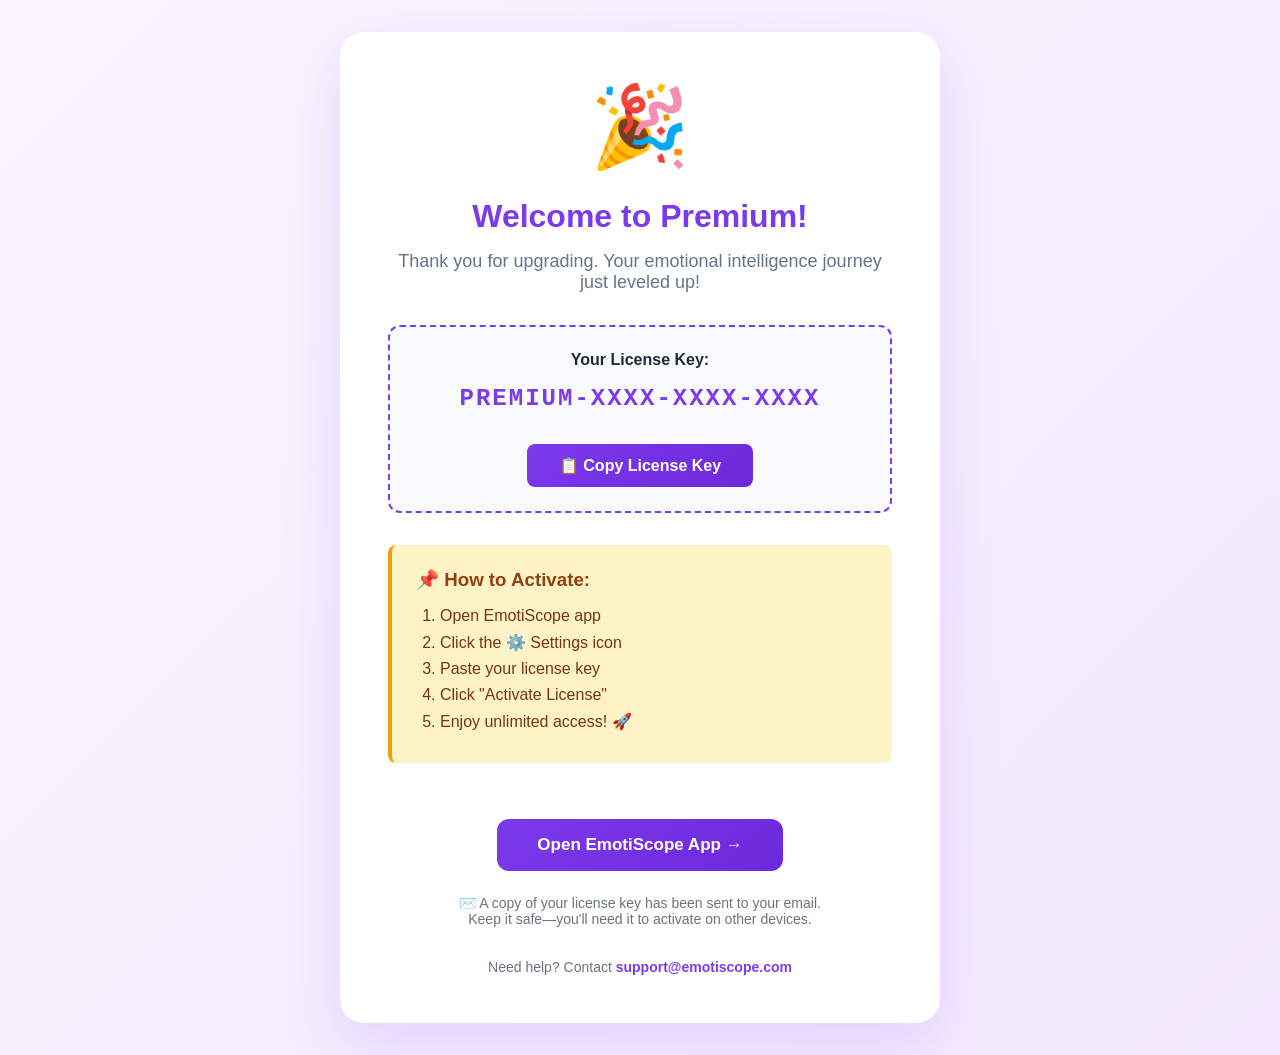
<file: emotiscope/success.html>
<!DOCTYPE html>
<html lang="en">
<head>
    <meta charset="UTF-8">
    <meta name="viewport" content="width=device-width, initial-scale=1.0">
    <title>Purchase Complete - EmotiScope</title>
    <style>
        * {
            margin: 0;
            padding: 0;
            box-sizing: border-box;
        }

        body {
            font-family: -apple-system, BlinkMacSystemFont, 'Segoe UI', Roboto, sans-serif;
            background: linear-gradient(135deg, #faf5ff 0%, #f3e8ff 100%);
            min-height: 100vh;
            display: flex;
            align-items: center;
            justify-content: center;
            padding: 2rem;
        }

        .success-container {
            max-width: 600px;
            background: white;
            padding: 3rem;
            border-radius: 1.5rem;
            box-shadow: 0 20px 60px rgba(124, 58, 237, 0.15);
            text-align: center;
        }

        .success-icon {
            font-size: 5rem;
            margin-bottom: 1.5rem;
            animation: scaleIn 0.5s ease;
        }

        @keyframes scaleIn {
            0% { transform: scale(0); }
            50% { transform: scale(1.1); }
            100% { transform: scale(1); }
        }

        h1 {
            font-size: 2rem;
            color: #7c3aed;
            margin-bottom: 1rem;
        }

        .license-key-section {
            background: #f9fafb;
            padding: 1.5rem;
            border-radius: 0.75rem;
            margin: 2rem 0;
            border: 2px dashed #7c3aed;
        }

        .license-key {
            font-family: 'Monaco', 'Courier New', monospace;
            font-size: 1.5rem;
            font-weight: 700;
            color: #7c3aed;
            letter-spacing: 2px;
            margin: 1rem 0;
            user-select: all;
            word-break: break-all;
        }

        .copy-btn {
            background: linear-gradient(135deg, #7c3aed, #6d28d9);
            color: white;
            border: none;
            padding: 0.75rem 2rem;
            border-radius: 0.5rem;
            font-size: 1rem;
            font-weight: 600;
            cursor: pointer;
            margin-top: 1rem;
            transition: transform 0.2s;
        }

        .copy-btn:hover {
            transform: translateY(-2px);
        }

        .copy-btn.copied {
            background: #10b981;
        }

        .instructions {
            text-align: left;
            margin: 2rem 0;
            padding: 1.5rem;
            background: #fef3c7;
            border-left: 4px solid #f59e0b;
            border-radius: 0.5rem;
        }

        .instructions h3 {
            color: #92400e;
            margin-bottom: 1rem;
        }

        .instructions ol {
            margin-left: 1.5rem;
            color: #78350f;
        }

        .instructions li {
            margin: 0.5rem 0;
        }

        .cta-btn {
            display: inline-block;
            background: linear-gradient(135deg, #7c3aed, #6d28d9);
            color: white;
            padding: 1rem 2.5rem;
            border-radius: 0.75rem;
            text-decoration: none;
            font-weight: 600;
            font-size: 1.0625rem;
            margin-top: 1.5rem;
            transition: transform 0.2s;
        }

        .cta-btn:hover {
            transform: translateY(-2px);
        }

        .email-notice {
            font-size: 0.875rem;
            color: #6b7280;
            margin-top: 1.5rem;
        }

        .support-link {
            color: #7c3aed;
            text-decoration: none;
            font-weight: 600;
        }
    </style>
</head>
<body>
    <div class="success-container">
        <div class="success-icon">🎉</div>
        <h1>Welcome to <span id="tierName">Premium</span>!</h1>
        <p style="font-size: 1.125rem; color: #64748b; margin-bottom: 2rem;">
            Thank you for upgrading. Your emotional intelligence journey just leveled up!
        </p>

        <div class="license-key-section">
            <p style="font-weight: 600; color: #1e293b; margin-bottom: 0.5rem;">Your License Key:</p>
            <div class="license-key" id="licenseKey">PREMIUM-XXXX-XXXX-XXXX</div>
            <button class="copy-btn" onclick="copyLicenseKey()">📋 Copy License Key</button>
        </div>

        <div class="instructions">
            <h3>📌 How to Activate:</h3>
            <ol>
                <li>Open EmotiScope app</li>
                <li>Click the ⚙️ Settings icon</li>
                <li>Paste your license key</li>
                <li>Click "Activate License"</li>
                <li>Enjoy unlimited access! 🚀</li>
            </ol>
        </div>

        <a href="app.html" class="cta-btn">Open EmotiScope App →</a>

        <p class="email-notice">
            ✉️ A copy of your license key has been sent to your email.<br>
            Keep it safe—you'll need it to activate on other devices.
        </p>

        <p style="margin-top: 2rem; font-size: 0.875rem; color: #6b7280;">
            Need help? Contact <a href="mailto:support@emotiscope.com" class="support-link">support@emotiscope.com</a>
        </p>
    </div>

    <script>
        // Get license key from URL parameter
        const urlParams = new URLSearchParams(window.location.search);
        const licenseKey = urlParams.get('key');
        const tier = urlParams.get('tier') || 'premium';

        if (licenseKey) {
            document.getElementById('licenseKey').textContent = licenseKey;
        }

        document.getElementById('tierName').textContent = tier.charAt(0).toUpperCase() + tier.slice(1);

        function copyLicenseKey() {
            const keyElement = document.getElementById('licenseKey');
            const key = keyElement.textContent;

            navigator.clipboard.writeText(key).then(() => {
                const btn = document.querySelector('.copy-btn');
                btn.textContent = '✓ Copied!';
                btn.classList.add('copied');

                setTimeout(() => {
                    btn.textContent = '📋 Copy License Key';
                    btn.classList.remove('copied');
                }, 2000);
            });
        }

        // Auto-copy on page load
        window.addEventListener('load', () => {
            if (licenseKey) {
                // Auto-copy after 1 second
                setTimeout(() => {
                    const keyElement = document.getElementById('licenseKey');
                    navigator.clipboard.writeText(keyElement.textContent);
                }, 1000);
            }
        });
    </script>
</body>
</html>
</file>
<file: web-app/styles.css>
/* ==================== CSS RESET & BASE ==================== */
* {
    margin: 0;
    padding: 0;
    box-sizing: border-box;
}

:root {
    /* Colors */
    --primary: #6366f1;
    --primary-dark: #4f46e5;
    --primary-light: #818cf8;
    --secondary: #ec4899;
    --success: #10b981;
    --danger: #ef4444;
    --warning: #f59e0b;

    --bg-primary: #ffffff;
    --bg-secondary: #f9fafb;
    --bg-tertiary: #f3f4f6;

    --text-primary: #111827;
    --text-secondary: #6b7280;
    --text-tertiary: #9ca3af;

    --border: #e5e7eb;
    --border-hover: #d1d5db;

    --shadow-sm: 0 1px 2px 0 rgb(0 0 0 / 0.05);
    --shadow: 0 4px 6px -1px rgb(0 0 0 / 0.1);
    --shadow-lg: 0 10px 15px -3px rgb(0 0 0 / 0.1);

    /* Spacing */
    --spacing-xs: 0.25rem;
    --spacing-sm: 0.5rem;
    --spacing-md: 1rem;
    --spacing-lg: 1.5rem;
    --spacing-xl: 2rem;

    /* Border Radius */
    --radius-sm: 0.375rem;
    --radius-md: 0.5rem;
    --radius-lg: 0.75rem;
    --radius-xl: 1rem;

    /* Fonts */
    --font-body: -apple-system, BlinkMacSystemFont, 'Segoe UI', Roboto, 'Helvetica Neue', Arial, sans-serif;
    --font-mono: 'SF Mono', Monaco, 'Cascadia Code', 'Roboto Mono', Consolas, monospace;
}

body {
    font-family: var(--font-body);
    background: var(--bg-secondary);
    color: var(--text-primary);
    line-height: 1.6;
    -webkit-font-smoothing: antialiased;
    -moz-osx-font-smoothing: grayscale;
}

/* ==================== APP CONTAINER ==================== */
.app-container {
    max-width: 900px;
    margin: 0 auto;
    min-height: 100vh;
    background: var(--bg-primary);
    display: flex;
    flex-direction: column;
    box-shadow: var(--shadow-lg);
}

/* ==================== HEADER ==================== */
.app-header {
    background: linear-gradient(135deg, var(--primary) 0%, var(--primary-dark) 100%);
    color: white;
    padding: var(--spacing-lg) var(--spacing-xl);
    display: flex;
    justify-content: space-between;
    align-items: center;
    box-shadow: var(--shadow);
}

.app-header h1 {
    font-size: 1.5rem;
    font-weight: 700;
    margin-bottom: var(--spacing-xs);
}

.tagline {
    font-size: 0.875rem;
    opacity: 0.9;
}

.settings-btn {
    background: rgba(255, 255, 255, 0.2);
    border: 1px solid rgba(255, 255, 255, 0.3);
    color: white;
    padding: var(--spacing-sm) var(--spacing-md);
    border-radius: var(--radius-md);
    cursor: pointer;
    font-size: 1.25rem;
    transition: all 0.2s;
}

.settings-btn:hover {
    background: rgba(255, 255, 255, 0.3);
    transform: translateY(-1px);
}

/* ==================== MODE SELECTOR ==================== */
.mode-selector {
    display: flex;
    gap: var(--spacing-sm);
    padding: var(--spacing-lg);
    background: var(--bg-secondary);
    border-bottom: 1px solid var(--border);
}

.mode-btn {
    flex: 1;
    padding: var(--spacing-md) var(--spacing-lg);
    border: 2px solid var(--border);
    background: var(--bg-primary);
    border-radius: var(--radius-lg);
    cursor: pointer;
    font-size: 0.9375rem;
    font-weight: 600;
    color: var(--text-secondary);
    transition: all 0.2s;
}

.mode-btn:hover {
    border-color: var(--primary-light);
    color: var(--primary);
}

.mode-btn.active {
    border-color: var(--primary);
    background: var(--primary);
    color: white;
    box-shadow: var(--shadow);
}

/* ==================== MODE DESCRIPTION ==================== */
.mode-description {
    padding: var(--spacing-md) var(--spacing-lg);
    background: var(--bg-tertiary);
    border-bottom: 1px solid var(--border);
}

.desc-content {
    display: none;
    font-size: 0.875rem;
    color: var(--text-secondary);
}

.desc-content.active {
    display: block;
}

.desc-content strong {
    color: var(--text-primary);
}

/* ==================== SKILL PROGRESS ==================== */
.skill-progress {
    padding: var(--spacing-lg);
    background: var(--bg-primary);
    border-bottom: 1px solid var(--border);
    display: none;
}

.skill-progress.active {
    display: block;
}

.skill-header {
    display: flex;
    justify-content: space-between;
    align-items: center;
    margin-bottom: var(--spacing-md);
}

.skill-header h3 {
    font-size: 1rem;
    color: var(--text-primary);
}

.level-badge {
    background: var(--primary);
    color: white;
    padding: var(--spacing-xs) var(--spacing-md);
    border-radius: var(--radius-md);
    font-size: 0.75rem;
    font-weight: 600;
    text-transform: uppercase;
}

.skill-bars {
    display: flex;
    flex-direction: column;
    gap: var(--spacing-md);
}

.skill-item span {
    display: block;
    font-size: 0.875rem;
    color: var(--text-secondary);
    margin-bottom: var(--spacing-xs);
}

.progress-bar {
    height: 8px;
    background: var(--bg-tertiary);
    border-radius: var(--radius-md);
    overflow: hidden;
}

.progress-fill {
    height: 100%;
    background: linear-gradient(90deg, var(--primary), var(--primary-light));
    border-radius: var(--radius-md);
    transition: width 0.3s ease;
}

/* ==================== CHAT CONTAINER ==================== */
.chat-container {
    flex: 1;
    display: flex;
    flex-direction: column;
    overflow: hidden;
}

.chat-messages {
    flex: 1;
    overflow-y: auto;
    padding: var(--spacing-lg);
    display: flex;
    flex-direction: column;
    gap: var(--spacing-lg);
}

/* ==================== MESSAGES ==================== */
.message {
    display: flex;
    gap: var(--spacing-md);
    animation: messageSlideIn 0.3s ease;
}

@keyframes messageSlideIn {
    from {
        opacity: 0;
        transform: translateY(10px);
    }
    to {
        opacity: 1;
        transform: translateY(0);
    }
}

.message-avatar {
    width: 40px;
    height: 40px;
    border-radius: 50%;
    display: flex;
    align-items: center;
    justify-content: center;
    font-size: 1.25rem;
    flex-shrink: 0;
}

.bot-message .message-avatar {
    background: linear-gradient(135deg, var(--primary), var(--primary-light));
}

.user-message {
    flex-direction: row-reverse;
}

.user-message .message-avatar {
    background: var(--bg-tertiary);
}

.message-content {
    flex: 1;
    padding: var(--spacing-md) var(--spacing-lg);
    border-radius: var(--radius-lg);
    max-width: 80%;
}

.bot-message .message-content {
    background: var(--bg-secondary);
    border: 1px solid var(--border);
}

.user-message .message-content {
    background: var(--primary);
    color: white;
}

.message-content p {
    margin-bottom: var(--spacing-sm);
}

.message-content p:last-child {
    margin-bottom: 0;
}

/* Emotional Analysis Badge */
.emotion-badge {
    display: inline-block;
    background: rgba(99, 102, 241, 0.1);
    color: var(--primary);
    padding: var(--spacing-xs) var(--spacing-sm);
    border-radius: var(--radius-sm);
    font-size: 0.75rem;
    font-weight: 600;
    margin-right: var(--spacing-xs);
    margin-top: var(--spacing-xs);
}

.emotion-analysis {
    margin-top: var(--spacing-md);
    padding: var(--spacing-md);
    background: rgba(99, 102, 241, 0.05);
    border-left: 3px solid var(--primary);
    border-radius: var(--radius-sm);
    font-size: 0.875rem;
}

.emotion-analysis h4 {
    font-size: 0.875rem;
    color: var(--primary);
    margin-bottom: var(--spacing-sm);
}

/* Audio Button */
.audio-btn {
    background: none;
    border: none;
    cursor: pointer;
    font-size: 1rem;
    opacity: 0.6;
    transition: opacity 0.2s;
    margin-left: var(--spacing-sm);
}

.audio-btn:hover {
    opacity: 1;
}

.audio-btn.playing {
    opacity: 1;
    animation: pulse 1s infinite;
}

@keyframes pulse {
    0%, 100% { opacity: 1; }
    50% { opacity: 0.5; }
}

/* ==================== INPUT AREA ==================== */
.chat-input-container {
    padding: var(--spacing-lg);
    background: var(--bg-primary);
    border-top: 1px solid var(--border);
    display: flex;
    gap: var(--spacing-md);
    align-items: flex-end;
}

#messageInput {
    flex: 1;
    padding: var(--spacing-md);
    border: 2px solid var(--border);
    border-radius: var(--radius-lg);
    font-family: var(--font-body);
    font-size: 0.9375rem;
    resize: none;
    max-height: 150px;
    transition: border-color 0.2s;
}

#messageInput:focus {
    outline: none;
    border-color: var(--primary);
}

.send-btn {
    width: 48px;
    height: 48px;
    background: var(--primary);
    color: white;
    border: none;
    border-radius: var(--radius-lg);
    cursor: pointer;
    display: flex;
    align-items: center;
    justify-content: center;
    transition: all 0.2s;
    flex-shrink: 0;
}

.send-btn:hover {
    background: var(--primary-dark);
    transform: translateY(-2px);
    box-shadow: var(--shadow);
}

.send-btn:active {
    transform: translateY(0);
}

.send-btn:disabled {
    background: var(--bg-tertiary);
    color: var(--text-tertiary);
    cursor: not-allowed;
    transform: none;
}

/* ==================== MODAL ==================== */
.modal {
    display: none;
    position: fixed;
    top: 0;
    left: 0;
    width: 100%;
    height: 100%;
    background: rgba(0, 0, 0, 0.5);
    z-index: 1000;
    animation: fadeIn 0.2s ease;
}

@keyframes fadeIn {
    from { opacity: 0; }
    to { opacity: 1; }
}

.modal.active {
    display: flex;
    align-items: center;
    justify-content: center;
    padding: var(--spacing-lg);
}

.modal-content {
    background: var(--bg-primary);
    border-radius: var(--radius-xl);
    max-width: 500px;
    width: 100%;
    max-height: 90vh;
    overflow-y: auto;
    box-shadow: var(--shadow-lg);
    animation: slideUp 0.3s ease;
}

@keyframes slideUp {
    from {
        opacity: 0;
        transform: translateY(20px);
    }
    to {
        opacity: 1;
        transform: translateY(0);
    }
}

.modal-header {
    padding: var(--spacing-lg);
    border-bottom: 1px solid var(--border);
    display: flex;
    justify-content: space-between;
    align-items: center;
}

.modal-header h2 {
    font-size: 1.25rem;
}

.close-btn {
    background: none;
    border: none;
    font-size: 2rem;
    cursor: pointer;
    color: var(--text-tertiary);
    line-height: 1;
    transition: color 0.2s;
}

.close-btn:hover {
    color: var(--text-primary);
}

.modal-body {
    padding: var(--spacing-lg);
}

/* ==================== SETTINGS ==================== */
.setting-group {
    margin-bottom: var(--spacing-lg);
}

.setting-group label {
    display: block;
    font-weight: 600;
    margin-bottom: var(--spacing-sm);
    color: var(--text-primary);
}

.setting-group input[type="text"],
.setting-group input[type="password"],
.setting-group select {
    width: 100%;
    padding: var(--spacing-md);
    border: 2px solid var(--border);
    border-radius: var(--radius-md);
    font-family: var(--font-body);
    font-size: 0.9375rem;
    transition: border-color 0.2s;
}

.setting-group input:focus,
.setting-group select:focus {
    outline: none;
    border-color: var(--primary);
}

.setting-group input[type="checkbox"] {
    margin-right: var(--spacing-sm);
    width: 18px;
    height: 18px;
    cursor: pointer;
}

.help-text {
    display: block;
    margin-top: var(--spacing-xs);
    font-size: 0.8125rem;
    color: var(--text-tertiary);
}

.privacy-notice {
    background: rgba(16, 185, 129, 0.1);
    border: 1px solid var(--success);
    border-radius: var(--radius-md);
    padding: var(--spacing-md);
    margin-bottom: var(--spacing-lg);
}

.privacy-notice h3 {
    font-size: 1rem;
    color: var(--success);
    margin-bottom: var(--spacing-sm);
}

.privacy-notice p {
    font-size: 0.875rem;
    color: var(--text-secondary);
    margin-bottom: var(--spacing-xs);
}

.danger-btn {
    width: 100%;
    padding: var(--spacing-md);
    background: var(--danger);
    color: white;
    border: none;
    border-radius: var(--radius-md);
    cursor: pointer;
    font-weight: 600;
    transition: all 0.2s;
}

.danger-btn:hover {
    background: #dc2626;
    transform: translateY(-1px);
    box-shadow: var(--shadow);
}

/* ==================== LOADING INDICATOR ==================== */
.typing-indicator {
    display: flex;
    gap: 4px;
    padding: var(--spacing-md);
}

.typing-dot {
    width: 8px;
    height: 8px;
    background: var(--text-tertiary);
    border-radius: 50%;
    animation: typing 1.4s infinite;
}

.typing-dot:nth-child(2) {
    animation-delay: 0.2s;
}

.typing-dot:nth-child(3) {
    animation-delay: 0.4s;
}

@keyframes typing {
    0%, 60%, 100% {
        transform: translateY(0);
        opacity: 0.4;
    }
    30% {
        transform: translateY(-10px);
        opacity: 1;
    }
}

/* ==================== RESPONSIVE ==================== */
@media (max-width: 768px) {
    .app-header {
        padding: var(--spacing-md);
    }

    .app-header h1 {
        font-size: 1.25rem;
    }

    .mode-selector {
        flex-direction: column;
    }

    .message-content {
        max-width: 85%;
    }

    .chat-messages {
        padding: var(--spacing-md);
    }
}

/* ==================== SCROLLBAR ==================== */
::-webkit-scrollbar {
    width: 8px;
}

::-webkit-scrollbar-track {
    background: var(--bg-secondary);
}

::-webkit-scrollbar-thumb {
    background: var(--border-hover);
    border-radius: var(--radius-md);
}

::-webkit-scrollbar-thumb:hover {
    background: var(--text-tertiary);
}
</file>
<file: emotiscope/css/app.css>
/* ==================== CSS RESET & BASE ==================== */
* {
    margin: 0;
    padding: 0;
    box-sizing: border-box;
}

:root {
    /* Colors */
    --primary: #6366f1;
    --primary-dark: #4f46e5;
    --primary-light: #818cf8;
    --secondary: #ec4899;
    --success: #10b981;
    --danger: #ef4444;
    --warning: #f59e0b;

    --bg-primary: #ffffff;
    --bg-secondary: #f9fafb;
    --bg-tertiary: #f3f4f6;

    --text-primary: #111827;
    --text-secondary: #6b7280;
    --text-tertiary: #9ca3af;

    --border: #e5e7eb;
    --border-hover: #d1d5db;

    --shadow-sm: 0 1px 2px 0 rgb(0 0 0 / 0.05);
    --shadow: 0 4px 6px -1px rgb(0 0 0 / 0.1);
    --shadow-lg: 0 10px 15px -3px rgb(0 0 0 / 0.1);

    /* Spacing */
    --spacing-xs: 0.25rem;
    --spacing-sm: 0.5rem;
    --spacing-md: 1rem;
    --spacing-lg: 1.5rem;
    --spacing-xl: 2rem;

    /* Border Radius */
    --radius-sm: 0.375rem;
    --radius-md: 0.5rem;
    --radius-lg: 0.75rem;
    --radius-xl: 1rem;

    /* Fonts */
    --font-body: -apple-system, BlinkMacSystemFont, 'Segoe UI', Roboto, 'Helvetica Neue', Arial, sans-serif;
    --font-mono: 'SF Mono', Monaco, 'Cascadia Code', 'Roboto Mono', Consolas, monospace;
}

body {
    font-family: var(--font-body);
    background: var(--bg-secondary);
    color: var(--text-primary);
    line-height: 1.6;
    -webkit-font-smoothing: antialiased;
    -moz-osx-font-smoothing: grayscale;
}

/* ==================== ACCESSIBILITY ==================== */
.visually-hidden {
    position: absolute;
    width: 1px;
    height: 1px;
    padding: 0;
    margin: -1px;
    overflow: hidden;
    clip: rect(0, 0, 0, 0);
    white-space: nowrap;
    border: 0;
}

/* Focus indicators for keyboard navigation */
button:focus-visible,
select:focus-visible,
input:focus-visible,
textarea:focus-visible {
    outline: 3px solid var(--primary);
    outline-offset: 2px;
}

/* Skip to main content link */
.skip-link {
    position: absolute;
    top: -40px;
    left: 0;
    background: var(--primary);
    color: white;
    padding: 8px;
    text-decoration: none;
    z-index: 100;
}

.skip-link:focus {
    top: 0;
}

/* ==================== APP CONTAINER ==================== */
.app-container {
    max-width: 900px;
    margin: 0 auto;
    min-height: 100vh;
    background: var(--bg-primary);
    display: flex;
    flex-direction: column;
    box-shadow: var(--shadow-lg);
}

/* ==================== HEADER ==================== */
.app-header {
    background: linear-gradient(135deg, var(--primary) 0%, var(--primary-dark) 100%);
    color: white;
    padding: var(--spacing-lg) var(--spacing-xl);
    display: flex;
    justify-content: space-between;
    align-items: center;
    box-shadow: var(--shadow);
}

.app-header h1 {
    font-size: 1.5rem;
    font-weight: 700;
    margin-bottom: var(--spacing-xs);
}

.tagline {
    font-size: 0.875rem;
    opacity: 0.9;
}

.settings-btn {
    background: rgba(255, 255, 255, 0.2);
    border: 1px solid rgba(255, 255, 255, 0.3);
    color: white;
    padding: var(--spacing-sm) var(--spacing-md);
    border-radius: var(--radius-md);
    cursor: pointer;
    font-size: 1.25rem;
    transition: all 0.2s;
}

.settings-btn:hover {
    background: rgba(255, 255, 255, 0.3);
    transform: translateY(-1px);
}

/* ==================== MODE SELECTOR ==================== */
.mode-selector {
    display: flex;
    gap: var(--spacing-sm);
    padding: var(--spacing-lg);
    background: var(--bg-secondary);
    border-bottom: 1px solid var(--border);
}

.mode-btn {
    flex: 1;
    padding: var(--spacing-md) var(--spacing-lg);
    border: 2px solid var(--border);
    background: var(--bg-primary);
    border-radius: var(--radius-lg);
    cursor: pointer;
    font-size: 0.9375rem;
    font-weight: 600;
    color: var(--text-secondary);
    transition: all 0.2s;
}

.mode-btn:hover {
    border-color: var(--primary-light);
    color: var(--primary);
}

.mode-btn.active {
    border-color: var(--primary);
    background: var(--primary);
    color: white;
    box-shadow: var(--shadow);
}

/* ==================== MODE DESCRIPTION ==================== */
.mode-description {
    padding: var(--spacing-md) var(--spacing-lg);
    background: var(--bg-tertiary);
    border-bottom: 1px solid var(--border);
}

.desc-content {
    display: none;
    font-size: 0.875rem;
    color: var(--text-secondary);
}

.desc-content.active {
    display: block;
}

.desc-content strong {
    color: var(--text-primary);
}

/* ==================== SKILL PROGRESS ==================== */
.skill-progress {
    padding: var(--spacing-lg);
    background: var(--bg-primary);
    border-bottom: 1px solid var(--border);
    display: none;
}

.skill-progress.active {
    display: block;
}

.skill-header {
    display: flex;
    justify-content: space-between;
    align-items: center;
    margin-bottom: var(--spacing-md);
}

.skill-header h3 {
    font-size: 1rem;
    color: var(--text-primary);
}

.level-badge {
    background: var(--primary);
    color: white;
    padding: var(--spacing-xs) var(--spacing-md);
    border-radius: var(--radius-md);
    font-size: 0.75rem;
    font-weight: 600;
    text-transform: uppercase;
}

.skill-bars {
    display: flex;
    flex-direction: column;
    gap: var(--spacing-md);
}

.skill-item span {
    display: block;
    font-size: 0.875rem;
    color: var(--text-secondary);
    margin-bottom: var(--spacing-xs);
}

.progress-bar {
    height: 8px;
    background: var(--bg-tertiary);
    border-radius: var(--radius-md);
    overflow: hidden;
}

.progress-fill {
    height: 100%;
    background: linear-gradient(90deg, var(--primary), var(--primary-light));
    border-radius: var(--radius-md);
    transition: width 0.3s ease;
}

/* ==================== CHAT CONTAINER ==================== */
.chat-container {
    flex: 1;
    display: flex;
    flex-direction: column;
    overflow: hidden;
}

.chat-messages {
    flex: 1;
    overflow-y: auto;
    padding: var(--spacing-lg);
    display: flex;
    flex-direction: column;
    gap: var(--spacing-lg);
}

/* ==================== MESSAGES ==================== */
.message {
    display: flex;
    gap: var(--spacing-md);
    animation: messageSlideIn 0.3s ease;
}

@keyframes messageSlideIn {
    from {
        opacity: 0;
        transform: translateY(10px);
    }
    to {
        opacity: 1;
        transform: translateY(0);
    }
}

.message-avatar {
    width: 40px;
    height: 40px;
    border-radius: 50%;
    display: flex;
    align-items: center;
    justify-content: center;
    font-size: 1.25rem;
    flex-shrink: 0;
}

.bot-message .message-avatar {
    background: linear-gradient(135deg, var(--primary), var(--primary-light));
}

.user-message {
    flex-direction: row-reverse;
}

.user-message .message-avatar {
    background: var(--bg-tertiary);
}

.message-content {
    flex: 1;
    padding: var(--spacing-md) var(--spacing-lg);
    border-radius: var(--radius-lg);
    max-width: 80%;
}

.bot-message .message-content {
    background: var(--bg-secondary);
    border: 1px solid var(--border);
}

.user-message .message-content {
    background: var(--primary);
    color: white;
}

.message-content p {
    margin-bottom: var(--spacing-sm);
}

.message-content p:last-child {
    margin-bottom: 0;
}

/* Emotional Analysis Badge */
.emotion-badge {
    display: inline-block;
    background: rgba(99, 102, 241, 0.1);
    color: var(--primary);
    padding: var(--spacing-xs) var(--spacing-sm);
    border-radius: var(--radius-sm);
    font-size: 0.75rem;
    font-weight: 600;
    margin-right: var(--spacing-xs);
    margin-top: var(--spacing-xs);
}

.emotion-analysis {
    margin-top: var(--spacing-md);
    padding: var(--spacing-md);
    background: rgba(99, 102, 241, 0.05);
    border-left: 3px solid var(--primary);
    border-radius: var(--radius-sm);
    font-size: 0.875rem;
}

.emotion-analysis h4 {
    font-size: 0.875rem;
    color: var(--primary);
    margin-bottom: var(--spacing-sm);
}

/* Audio Button */
.audio-btn {
    background: none;
    border: none;
    cursor: pointer;
    font-size: 1rem;
    opacity: 0.6;
    transition: opacity 0.2s;
    margin-left: var(--spacing-sm);
}

.audio-btn:hover {
    opacity: 1;
}

.audio-btn.playing {
    opacity: 1;
    animation: pulse 1s infinite;
}

@keyframes pulse {
    0%, 100% { opacity: 1; }
    50% { opacity: 0.5; }
}

/* ==================== INPUT AREA ==================== */
.chat-input-container {
    padding: var(--spacing-lg);
    background: var(--bg-primary);
    border-top: 1px solid var(--border);
    display: flex;
    gap: var(--spacing-md);
    align-items: flex-end;
}

#messageInput {
    flex: 1;
    padding: var(--spacing-md);
    border: 2px solid var(--border);
    border-radius: var(--radius-lg);
    font-family: var(--font-body);
    font-size: 0.9375rem;
    resize: none;
    max-height: 150px;
    transition: border-color 0.2s;
}

#messageInput:focus {
    outline: none;
    border-color: var(--primary);
}

.send-btn {
    width: 48px;
    height: 48px;
    background: var(--primary);
    color: white;
    border: none;
    border-radius: var(--radius-lg);
    cursor: pointer;
    display: flex;
    align-items: center;
    justify-content: center;
    transition: all 0.2s;
    flex-shrink: 0;
}

.send-btn:hover {
    background: var(--primary-dark);
    transform: translateY(-2px);
    box-shadow: var(--shadow);
}

.send-btn:active {
    transform: translateY(0);
}

.send-btn:disabled {
    background: var(--bg-tertiary);
    color: var(--text-tertiary);
    cursor: not-allowed;
    transform: none;
}

.send-btn.loading {
    background: var(--primary-light);
    animation: spin 1s linear infinite;
    pointer-events: none;
}

@keyframes spin {
    0% { transform: rotate(0deg); }
    100% { transform: rotate(360deg); }
}

/* Microphone Button */
.mic-btn {
    width: 48px;
    height: 48px;
    background: var(--bg-secondary);
    color: var(--text-primary);
    border: 2px solid var(--border);
    border-radius: var(--radius-lg);
    cursor: pointer;
    display: flex;
    align-items: center;
    justify-content: center;
    transition: all 0.2s;
    flex-shrink: 0;
    font-size: 1.25rem;
}

.mic-btn:hover {
    background: var(--bg-tertiary);
    border-color: var(--primary);
    transform: translateY(-2px);
    box-shadow: var(--shadow);
}

.mic-btn:active {
    transform: translateY(0);
}

.mic-btn.listening {
    background: var(--danger);
    border-color: var(--danger);
    color: white;
    animation: pulse 1.5s infinite;
}

.mic-btn:disabled {
    background: var(--bg-tertiary);
    border-color: var(--border);
    color: var(--text-tertiary);
    cursor: not-allowed;
    transform: none;
}

@keyframes pulse {
    0%, 100% {
        transform: scale(1);
        box-shadow: 0 0 0 0 rgba(239, 68, 68, 0.7);
    }
    50% {
        transform: scale(1.05);
        box-shadow: 0 0 0 10px rgba(239, 68, 68, 0);
    }
}

/* ==================== MODAL ==================== */
.modal {
    display: none;
    position: fixed;
    top: 0;
    left: 0;
    width: 100%;
    height: 100%;
    background: rgba(0, 0, 0, 0.5);
    z-index: 1000;
    animation: fadeIn 0.2s ease;
}

@keyframes fadeIn {
    from { opacity: 0; }
    to { opacity: 1; }
}

.modal.active {
    display: flex;
    align-items: center;
    justify-content: center;
    padding: var(--spacing-lg);
}

.modal-content {
    background: var(--bg-primary);
    border-radius: var(--radius-xl);
    max-width: 500px;
    width: 100%;
    max-height: 90vh;
    overflow-y: auto;
    box-shadow: var(--shadow-lg);
    animation: slideUp 0.3s ease;
}

@keyframes slideUp {
    from {
        opacity: 0;
        transform: translateY(20px);
    }
    to {
        opacity: 1;
        transform: translateY(0);
    }
}

.modal-header {
    padding: var(--spacing-lg);
    border-bottom: 1px solid var(--border);
    display: flex;
    justify-content: space-between;
    align-items: center;
}

.modal-header h2 {
    font-size: 1.25rem;
}

.close-btn {
    background: none;
    border: none;
    font-size: 2rem;
    cursor: pointer;
    color: var(--text-tertiary);
    line-height: 1;
    transition: color 0.2s;
}

.close-btn:hover {
    color: var(--text-primary);
}

.modal-body {
    padding: var(--spacing-lg);
}

/* ==================== SETTINGS ==================== */
.setting-group {
    margin-bottom: var(--spacing-lg);
}

.setting-group label {
    display: block;
    font-weight: 600;
    margin-bottom: var(--spacing-sm);
    color: var(--text-primary);
}

.setting-group input[type="text"],
.setting-group input[type="password"],
.setting-group select {
    width: 100%;
    padding: var(--spacing-md);
    border: 2px solid var(--border);
    border-radius: var(--radius-md);
    font-family: var(--font-body);
    font-size: 0.9375rem;
    transition: border-color 0.2s;
}

.setting-group input:focus,
.setting-group select:focus {
    outline: none;
    border-color: var(--primary);
}

.setting-group input[type="checkbox"] {
    margin-right: var(--spacing-sm);
    width: 18px;
    height: 18px;
    cursor: pointer;
}

.help-text {
    display: block;
    margin-top: var(--spacing-xs);
    font-size: 0.8125rem;
    color: var(--text-tertiary);
}

.privacy-notice {
    background: rgba(16, 185, 129, 0.1);
    border: 1px solid var(--success);
    border-radius: var(--radius-md);
    padding: var(--spacing-md);
    margin-bottom: var(--spacing-lg);
}

.privacy-notice h3 {
    font-size: 1rem;
    color: var(--success);
    margin-bottom: var(--spacing-sm);
}

.privacy-notice p {
    font-size: 0.875rem;
    color: var(--text-secondary);
    margin-bottom: var(--spacing-xs);
}

.danger-btn {
    width: 100%;
    padding: var(--spacing-md);
    background: var(--danger);
    color: white;
    border: none;
    border-radius: var(--radius-md);
    cursor: pointer;
    font-weight: 600;
    transition: all 0.2s;
}

.danger-btn:hover {
    background: #dc2626;
    transform: translateY(-1px);
    box-shadow: var(--shadow);
}

/* ==================== LOADING INDICATOR ==================== */
.typing-indicator {
    display: flex;
    gap: 4px;
    padding: var(--spacing-md);
}

.typing-dot {
    width: 8px;
    height: 8px;
    background: var(--text-tertiary);
    border-radius: 50%;
    animation: typing 1.4s infinite;
}

.typing-dot:nth-child(2) {
    animation-delay: 0.2s;
}

.typing-dot:nth-child(3) {
    animation-delay: 0.4s;
}

@keyframes typing {
    0%, 60%, 100% {
        transform: translateY(0);
        opacity: 0.4;
    }
    30% {
        transform: translateY(-10px);
        opacity: 1;
    }
}

/* ==================== RESPONSIVE ==================== */
@media (max-width: 768px) {
    .app-header {
        padding: var(--spacing-md);
    }

    .app-header h1 {
        font-size: 1.25rem;
    }

    .mode-selector {
        flex-direction: column;
    }

    .message-content {
        max-width: 85%;
    }

    .chat-messages {
        padding: var(--spacing-md);
    }
}

/* ==================== SCROLLBAR ==================== */
::-webkit-scrollbar {
    width: 8px;
}

::-webkit-scrollbar-track {
    background: var(--bg-secondary);
}

::-webkit-scrollbar-thumb {
    background: var(--border-hover);
    border-radius: var(--radius-md);
}

::-webkit-scrollbar-thumb:hover {
    background: var(--text-tertiary);
}

/* ==================== NOTIFICATIONS ==================== */
@keyframes slideIn {
    from {
        opacity: 0;
        transform: translateX(100%);
    }
    to {
        opacity: 1;
        transform: translateX(0);
    }
}

@keyframes slideOut {
    from {
        opacity: 1;
        transform: translateX(0);
    }
    to {
        opacity: 0;
        transform: translateX(100%);
    }
}

/* ==================== LICENSE UI ==================== */
.license-badge {
    display: inline-flex;
    align-items: center;
    gap: 0.5rem;
    background: rgba(255, 255, 255, 0.2);
    padding: 0.375rem 0.75rem;
    border-radius: var(--radius-md);
    font-size: 0.75rem;
    margin-top: 0.5rem;
    border: 1px solid rgba(255, 255, 255, 0.3);
}

.license-badge .tier-name {
    font-weight: 600;
    text-transform: uppercase;
    letter-spacing: 0.5px;
}

.license-badge .tier-usage {
    opacity: 0.9;
}

.license-badge.warning {
    background: rgba(245, 158, 11, 0.3);
    border-color: rgba(245, 158, 11, 0.5);
    animation: pulse 2s infinite;
}

.license-badge.premium-tier,
.license-badge.pro-tier {
    background: rgba(16, 185, 129, 0.3);
    border-color: rgba(16, 185, 129, 0.5);
}

/* ==================== UPGRADE MODAL ==================== */
.upgrade-modal .upgrade-content {
    max-width: 1000px;
    max-height: 90vh;
    overflow-y: auto;
}

.upgrade-hero {
    text-align: center;
    padding: 2rem 1rem;
    border-bottom: 2px solid var(--border);
}

.upgrade-icon {
    font-size: 4rem;
    margin-bottom: 1rem;
    animation: gentleBounce 2s ease-in-out infinite;
}

@keyframes gentleBounce {
    0%, 100% { transform: translateY(0); }
    50% { transform: translateY(-10px); }
}

.upgrade-hero h2 {
    font-size: 2rem;
    margin-bottom: 1rem;
    color: var(--text-primary);
}

.upgrade-hero p {
    font-size: 1.125rem;
    color: var(--text-secondary);
    max-width: 600px;
    margin: 0 auto;
}

/* Pricing Tiers */
.pricing-tiers {
    display: grid;
    grid-template-columns: repeat(auto-fit, minmax(280px, 1fr));
    gap: 1.5rem;
    padding: 2rem 1rem;
}

.pricing-card {
    background: white;
    border: 2px solid var(--border);
    border-radius: var(--radius-lg);
    padding: 2rem;
    transition: all 0.3s;
    position: relative;
}

.pricing-card.featured {
    border-color: var(--primary);
    box-shadow: 0 8px 24px rgba(99, 102, 241, 0.15);
    transform: scale(1.05);
}

.pricing-card:hover {
    transform: translateY(-5px);
    box-shadow: var(--shadow-lg);
}

.pricing-card.featured:hover {
    transform: scale(1.05) translateY(-5px);
}

.tier-badge {
    position: absolute;
    top: -12px;
    left: 50%;
    transform: translateX(-50%);
    background: linear-gradient(135deg, var(--primary), var(--secondary));
    color: white;
    padding: 0.25rem 0.75rem;
    border-radius: var(--radius-md);
    font-size: 0.625rem;
    font-weight: 700;
    letter-spacing: 1px;
}

.tier-header {
    text-align: center;
    padding-bottom: 1.5rem;
    border-bottom: 2px solid var(--border);
}

.tier-header h3 {
    font-size: 1.5rem;
    margin-bottom: 0.5rem;
    color: var(--text-primary);
}

.tier-price {
    font-size: 2.5rem;
    font-weight: 700;
    color: var(--primary);
}

.tier-price span {
    font-size: 1rem;
    font-weight: 400;
    color: var(--text-secondary);
}

.tier-features {
    list-style: none;
    padding: 1.5rem 0;
    margin: 0;
}

.tier-features li {
    padding: 0.5rem 0;
    color: var(--text-primary);
    font-size: 0.9375rem;
}

.tier-features li:before {
    margin-right: 0.5rem;
}

.tier-cta {
    display: block;
    width: 100%;
    padding: 0.875rem 1.5rem;
    background: linear-gradient(135deg, var(--primary), var(--primary-dark));
    color: white;
    text-align: center;
    border-radius: var(--radius-md);
    font-weight: 600;
    text-decoration: none;
    transition: all 0.3s;
    border: none;
    cursor: pointer;
}

.tier-cta:hover {
    transform: translateY(-2px);
    box-shadow: 0 8px 16px rgba(99, 102, 241, 0.3);
}

.tier-cta.secondary {
    background: var(--bg-secondary);
    color: var(--primary);
    border: 2px solid var(--primary);
}

.tier-cta.secondary:hover {
    background: var(--primary);
    color: white;
}

.tier-current {
    padding: 0.875rem 1.5rem;
    background: var(--bg-secondary);
    color: var(--text-secondary);
    text-align: center;
    border-radius: var(--radius-md);
    font-weight: 600;
}

.upgrade-footer {
    text-align: center;
    padding: 1.5rem 1rem;
    border-top: 2px solid var(--border);
    background: var(--bg-secondary);
}

.upgrade-footer p {
    color: var(--text-secondary);
    font-size: 0.875rem;
    margin-bottom: 1rem;
}

.link-btn {
    background: none;
    border: none;
    color: var(--primary);
    text-decoration: underline;
    cursor: pointer;
    font-size: 0.9375rem;
    padding: 0.5rem;
}

.link-btn:hover {
    color: var(--primary-dark);
}

/* ==================== RESPONSIVE ==================== */
@media (max-width: 768px) {
    .pricing-tiers {
        grid-template-columns: 1fr;
    }

    .pricing-card.featured {
        transform: scale(1);
    }

    .upgrade-hero h2 {
        font-size: 1.5rem;
    }
}
</file>
